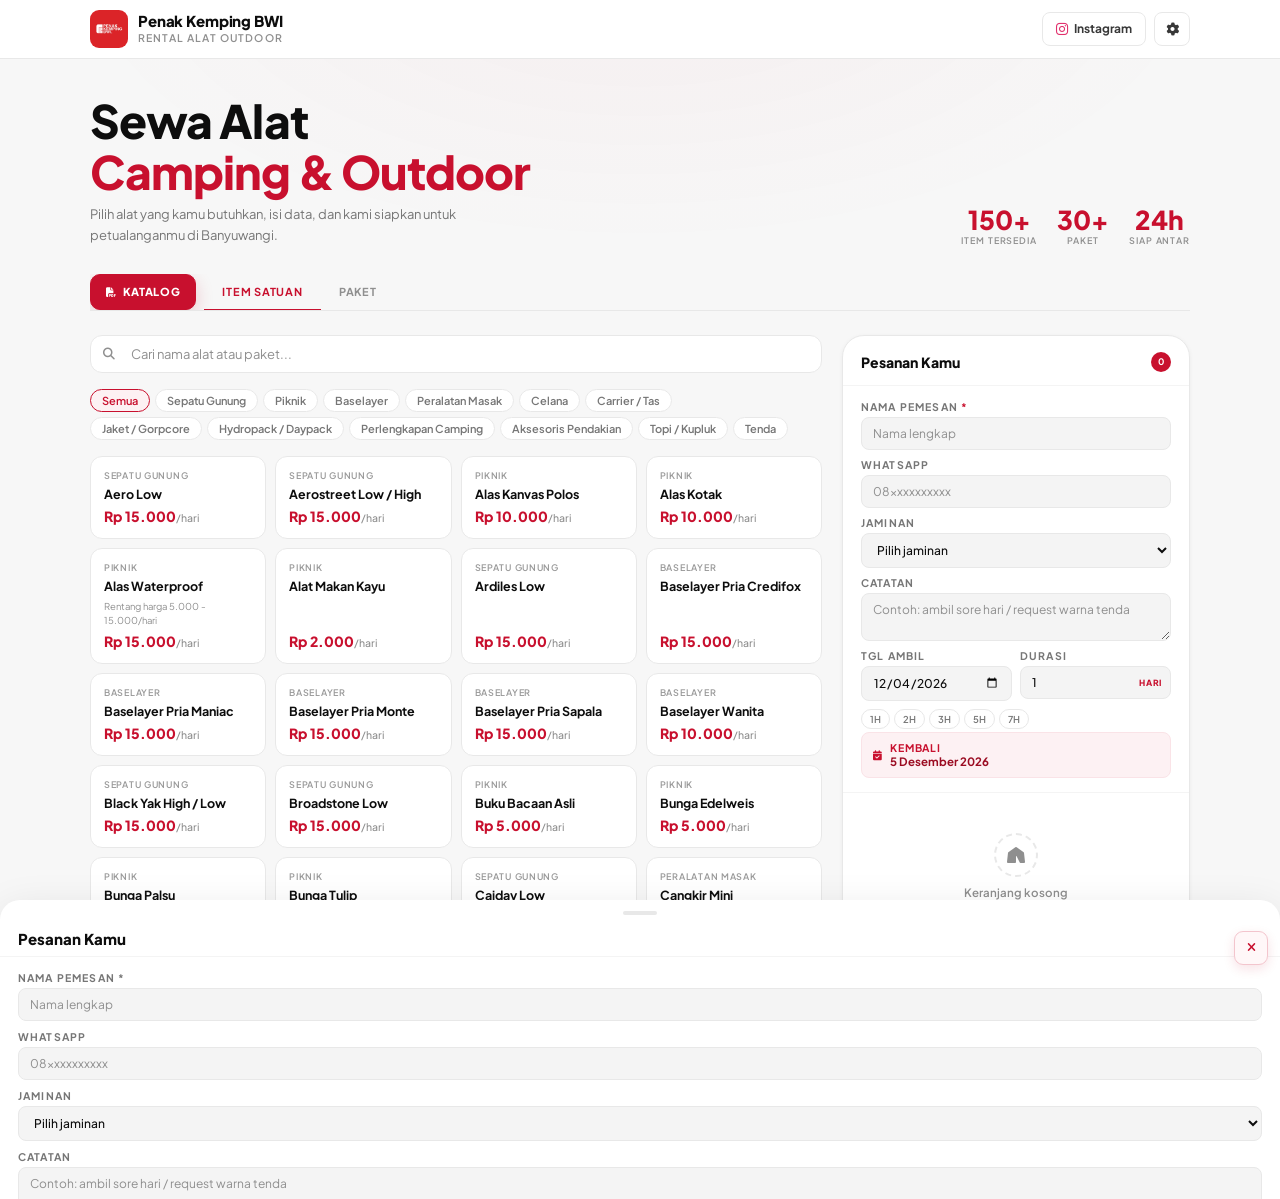
<file: index.html>
<!DOCTYPE html>
<html lang="id">
<head>
<meta charset="UTF-8">
<meta name="viewport" content="width=device-width, initial-scale=1.0, maximum-scale=1.0, user-scalable=no">
<title>PenakKemping - Penak Kemping BWI</title><meta name="theme-color" content="#C8102E">
<script>
  // Early bridge to avoid stale inline handler errors during initial parse/load.
  window.__pkbAdminLoginBridge = window.__pkbAdminLoginBridge || function () {
    if (typeof window.submitAdminLogin === 'function') return window.submitAdminLogin();
  };
  window.loginAdminIn_ = window.loginAdminIn_ || window.__pkbAdminLoginBridge;
  window.loginAdminIn = window.loginAdminIn || window.__pkbAdminLoginBridge;
  window.loginAdmin = window.loginAdmin || window.__pkbAdminLoginBridge;
  window.loginAdminin_ = window.loginAdminin_ || window.__pkbAdminLoginBridge;
  window.loginAdminin = window.loginAdminin || window.__pkbAdminLoginBridge;
  window.addEventListener('error', function (ev) {
    var msg = String((ev && ev.message) || '');
    if (msg.indexOf('loginAdminin_ is not defined') >= 0 || msg.indexOf('loginAdminIn_ is not defined') >= 0) {
      if (ev && typeof ev.preventDefault === 'function') ev.preventDefault();
      return window.__pkbAdminLoginBridge();
    }
  });
</script>
<meta name="apple-mobile-web-app-capable" content="yes">
<meta name="apple-mobile-web-app-status-bar-style" content="default">
<meta name="apple-mobile-web-app-title" content="PenakKemping">
<link rel="manifest" href="manifest.json">
<link rel="apple-touch-icon" href="icons/apple-touch-icon.png">
<link rel="icon" type="image/png" href="favicon.png">
<link rel="preconnect" href="https://fonts.googleapis.com">
<link rel="preconnect" href="https://fonts.gstatic.com" crossorigin>
<link href="https://fonts.googleapis.com/css2?family=Plus+Jakarta+Sans:wght@300;400;500;600;700;800&display=swap" rel="stylesheet">
<link rel="stylesheet" href="https://cdnjs.cloudflare.com/ajax/libs/font-awesome/6.5.0/css/all.min.css">
<link rel="stylesheet" href="style.css">
</head>
<body>

<header>
  <div class="hdr">
    <a class="logo" href="#">
      <img class="logo-img" src="[data-uri]" alt="Penak Kemping BWI">
      <div class="logo-txt">
        <div class="logo-main">Penak Kemping BWI</div>
        <div class="logo-sub">Rental Alat Outdoor</div>
      </div>
    </a>
    <div class="hdr-actions">
      <a class="hdr-wa" href="https://www.instagram.com/penakkemping/" target="_blank" rel="noopener noreferrer">
        <i class="fab fa-instagram"></i>
        <span>Instagram</span>
      </a>
      <button class="hdr-admin" id="adminAuthBtn" onclick="handleAdminAuth()"><i class="fas fa-user-shield"></i><span>Login</span></button>
    </div>
  </div>
</header>

<div class="hero">
  <div class="hero-text">
    <h1>Sewa Alat<br><span>Camping & Outdoor</span></h1>
    <p>Pilih alat yang kamu butuhkan, isi data, dan kami siapkan untuk petualanganmu di Banyuwangi.</p>
  </div>
  <div class="hero-stats">
    <div class="stat"><div class="stat-n">150+</div><div class="stat-l">Item Tersedia</div></div>
    <div class="stat"><div class="stat-n">30+</div><div class="stat-l">Paket</div></div>
    <div class="stat"><div class="stat-n">24h</div><div class="stat-l">Siap Antar</div></div>
  </div>
</div>

<div class="wrap">
  <div class="tab-nav">
    <button type="button" class="tab-btn tab-btn-katalog active" id="btnMainKatalog" onclick="window.open('KATALOG.pdf','_blank','noopener')"><i class="fas fa-file-pdf" style="font-size:10px;margin-right:6px"></i>Katalog</button>
    <button class="tab-btn active" data-tab="catalog" onclick="switchTab('catalog',this)">Item Satuan</button>
    <button class="tab-btn" data-tab="package" onclick="switchTab('package',this)">Paket</button>
  </div>

  <!-- Catalog / Package / Piknik view -->
  <div id="orderView">
    <div class="cat-layout">
      <div>
        <div class="search-bar">
          <i class="fas fa-search"></i>
          <input type="text" id="searchInput" placeholder="Cari nama alat atau paket..." oninput="filterItems()">
          <button class="search-clear" id="clearSearch" onclick="clearSearch()"><i class="fas fa-times"></i></button>
        </div>
        <div class="cat-filter" id="catFilter"></div>
        <div class="item-grid" id="itemGrid"></div>
        <div class="catalog-expand-wrap" id="catalogExpandWrap"></div>
      </div>

      <!-- Desktop Order Panel -->
      <div class="order-panel" id="desktopPanel">
        <div class="panel-hdr">
          <div class="panel-title">Pesanan Kamu</div>
          <span class="cart-badge" id="cartBadgeD">0</span>
        </div>
        <div class="customer-form">
          <div id="orderNumD" style="display:none"></div>
          <div class="cf-row">
            <div class="cf-field cf-full">
              <div class="cf-label">Nama Pemesan <span style="color:var(--red)">*</span></div>
              <input type="text" class="cf-input" id="namaPemesan" placeholder="Nama lengkap">
            </div>
            <div class="cf-field cf-full">
              <div class="cf-label">WhatsApp</div>
              <input type="text" class="cf-input" id="waPemesan" placeholder="08xxxxxxxxxx">
            </div>
            <div class="cf-field cf-full">
              <div class="cf-label">Jaminan</div>
              <select class="cf-input" id="jaminanPemesan">
                <option value="">Pilih jaminan</option>
                <option value="KTP">KTP</option>
                <option value="SIM">SIM</option>
                <option value="Kartu Pelajar">Kartu Pelajar</option>
                <option value="STNK">STNK</option>
                <option value="Lainnya">Lainnya</option>
              </select>
            </div>
            <div class="cf-field cf-full">
              <div class="cf-label">Catatan</div>
              <textarea class="cf-input" id="catatanPemesan" rows="2" placeholder="Contoh: ambil sore hari / request warna tenda"></textarea>
            </div>
          </div>
          <div class="date-row">
            <div class="cf-field">
              <div class="cf-label">Tgl Ambil</div>
              <input type="date" class="cf-input" id="tglPesan" onchange="hitungTotal();hitungKembali()">
            </div>
            <div class="cf-field">
              <div class="cf-label">Durasi</div>
              <div style="position:relative">
                <input type="number" class="cf-input" id="durasiSewa" value="1" min="1" max="365" oninput="hitungTotal();hitungKembali()" style="padding-right:36px">
                <span style="position:absolute;right:9px;top:50%;transform:translateY(-50%);font-size:8.5px;font-weight:800;letter-spacing:0.08em;color:var(--red);pointer-events:none">HARI</span>
              </div>
            </div>
          </div>
          <div class="dur-chips">
            <div class="dc" onclick="setDur(1)">1H</div>
            <div class="dc" onclick="setDur(2)">2H</div>
            <div class="dc" onclick="setDur(3)">3H</div>
            <div class="dc" onclick="setDur(5)">5H</div>
            <div class="dc" onclick="setDur(7)">7H</div>
          </div>
          <div class="ret-mini" id="retMini">
            <i class="fas fa-calendar-check"></i>
            <div class="ret-mini-txt">
              <div class="ret-mini-lbl">Kembali</div>
              <div class="ret-mini-date" id="tglKembaliD">-</div>
            </div>
          </div>
        </div>
        <div class="cart-list" id="cartListD">
          <div class="cart-empty" id="cartEmptyD">
            <div class="cart-empty-icon"><i class="fas fa-tent"></i></div>
            <p>Keranjang kosong</p>
            <small>Klik item untuk menambah</small>
          </div>
        </div>
        <div class="panel-footer" id="panelFooterD">
          <div class="sum-line"><span class="sum-line-k">Subtotal/hari</span><span class="sum-line-v" id="subtotalD">Rp 0</span></div>
          <div class="sum-total-line">
            <span class="sum-total-k">Total <span class="sum-total-mini">(x<span id="durInfoD">1</span> hari)</span></span>
            <span class="sum-total-v" id="grandTotalD">Rp 0</span>
          </div>
          <button class="btn-db-act" id="btnDbEntryD" onclick="masukDatabaseOrder()"><i class="fas fa-database"></i> Masuk Database</button>
          <button class="btn-order" id="btnOrderD" onclick="tampilRingkasan()">
            <i class="fas fa-shopping-bag"></i> Buat Pesanan
          </button>
        </div>
      </div>
    </div>
  </div>

  <!-- Katalog / Daftar Harga view -->
  <div id="katalogPage">
    <div class="katalog-wrap" id="katalogContent"></div>
  </div>

  <div class="admin-panel" id="adminPanel">
    <div class="admin-panel-head">
      <div>
        <div class="admin-title">Database Order (Admin)</div>
        <div class="admin-sub" id="adminMeta">Login admin untuk melihat data order.</div>
      </div>
      <div class="admin-head-actions">
        <button class="admin-btn" onclick="loadOrdersFromSheet()">Refresh</button>
        <button class="admin-btn" onclick="toggleAdminForm()">Input Manual</button>
        <button class="admin-btn pri" onclick="toggleStockPanel()">Stok Item</button>
      </div>
    </div>
    <div class="admin-filter-row">
      <div class="admin-filter-item">
        <div class="cf-label">Mode Filter</div>
        <select class="cf-input" id="adminFilterMode" onchange="setAdminFilterMode(this.value)">
          <option value="date">Per Tanggal</option>
          <option value="month">Per Bulan</option>
          <option value="all">Lihat Semua Order</option>
        </select>
      </div>
      <div class="admin-filter-item">
        <div class="cf-label" id="adminFilterTimeLabel">Filter Tanggal</div>
        <input type="date" class="cf-input" id="adminFilterDate" onchange="setAdminFilterDateInput(this.value)">
        <input type="month" class="cf-input" id="adminFilterMonth" onchange="setAdminFilterMonthInput(this.value)" style="display:none">
      </div>
      <div class="admin-filter-item">
        <div class="cf-label">Pencarian</div>
        <div class="admin-search-box">
          <i class="fas fa-search"></i>
          <input type="text" class="cf-input" id="adminOrderSearch" placeholder="Cari kode, nama, atau WhatsApp..." oninput="onAdminSearchInput(this.value)">
        </div>
      </div>
      <div class="admin-filter-btns">
        <button class="admin-btn" onclick="resetAdminFilters()">Reset Filter</button>
      </div>
    </div>
    <div class="admin-recap">
      <div class="admin-recap-card">
        <div class="admin-recap-label" id="recapOrderLabel">Order Hari Ini</div>
        <div class="admin-recap-value" id="recapOrderToday">0</div>
      </div>
      <div class="admin-recap-card">
        <div class="admin-recap-label" id="recapOmzetLabel">Omzet Hari Ini</div>
        <div class="admin-recap-value" id="recapOmzetToday">Rp 0</div>
      </div>
      <div class="admin-recap-card">
        <div class="admin-recap-label">Order Aktif</div>
        <div class="admin-recap-value" id="recapOrderActive">0</div>
      </div>
      <div class="admin-recap-card">
        <div class="admin-recap-label">Order Selesai</div>
        <div class="admin-recap-value" id="recapOrderDone">0</div>
      </div>
    </div>

    <div class="admin-form-wrap" id="adminFormWrap">
      <div class="admin-form-grid">
        <div class="cf-field">
          <div class="cf-label">Status</div>
          <select class="cf-input" id="admStatus">
            <option value="Baru">Baru</option>
            <option value="Diproses">Diproses</option>
            <option value="Diambil">Diambil</option>
            <option value="Selesai">Selesai</option>
            <option value="Cancel">Cancel</option>
          </select>
        </div>
        <div class="cf-field">
          <div class="cf-label">Nama</div>
          <input type="text" class="cf-input" id="admNama" placeholder="Nama pemesan">
        </div>
        <div class="cf-field">
          <div class="cf-label">WhatsApp</div>
          <input type="text" class="cf-input" id="admWA" placeholder="08xxxxxxxxxx">
        </div>
        <div class="cf-field">
          <div class="cf-label">Jaminan</div>
          <select class="cf-input" id="admJaminan">
            <option value="">Pilih jaminan</option>
            <option value="KTP">KTP</option>
            <option value="SIM">SIM</option>
            <option value="Kartu Pelajar">Kartu Pelajar</option>
            <option value="STNK">STNK</option>
            <option value="Lainnya">Lainnya</option>
          </select>
        </div>
        <div class="cf-field">
          <div class="cf-label">Tanggal Ambil</div>
          <input type="date" class="cf-input" id="admTglAmbil" onchange="hitungAdminKembali()">
        </div>
        <div class="cf-field">
          <div class="cf-label">Durasi (Hari)</div>
          <input type="number" class="cf-input" id="admDurasi" min="1" value="1" oninput="hitungAdminKembali()">
        </div>
        <div class="cf-field">
          <div class="cf-label">Tanggal Kembali</div>
          <input type="date" class="cf-input" id="admTglKembali">
        </div>
        <div class="cf-field">
          <div class="cf-label">Total (angka)</div>
          <input type="number" class="cf-input" id="admTotal" min="0" value="0">
        </div>
        <div class="cf-field cf-full">
          <div class="cf-label">Daftar Item</div>
          <textarea class="cf-input" id="admDaftarItem" rows="3" placeholder="Contoh: Tenda x1, Sleeping Bag x2"></textarea>
        </div>
        <div class="cf-field cf-full">
          <div class="cf-label">Catatan</div>
          <textarea class="cf-input" id="admCatatan" rows="2" placeholder="Catatan tambahan customer"></textarea>
        </div>
      </div>
      <div style="display:flex;gap:8px;justify-content:flex-end;margin-top:10px">
        <button class="admin-btn" onclick="resetAdminForm()">Reset</button>
        <button class="admin-btn pri" onclick="addManualOrder()">Simpan Order</button>
      </div>
    </div>

    <div class="admin-stock-wrap" id="adminStockWrap">
      <div class="admin-stock-head">Stok Manual Item</div>
      <div class="admin-stock-tools">
        <div class="admin-stock-search">
          <i class="fas fa-search"></i>
          <input type="text" id="adminStockSearch" class="cf-input" placeholder="Cari nama item..." oninput="filterStockRows(this.value)">
        </div>
        <button class="admin-btn pri" id="btnSaveStockChanges" onclick="saveStockChanges()" disabled>Simpan Perubahan</button>
      </div>
      <div class="admin-stock-table-wrap">
        <table class="admin-stock-table">
          <thead>
            <tr>
              <th>Item</th>
              <th>Kategori</th>
              <th>Status</th>
            </tr>
          </thead>
          <tbody id="adminStockBody">
            <tr><td colspan="3" class="admin-empty">Memuat data stok...</td></tr>
          </tbody>
        </table>
      </div>
    </div>

    <div class="admin-table-wrap">
      <table class="admin-table">
        <thead>
          <tr>
            <th>Kode Pesanan</th>
            <th>Nama</th>
            <th>WhatsApp</th>
            <th>Tgl Ambil</th>
            <th>Durasi</th>
            <th>Item</th>
            <th>Total</th>
            <th>Status</th>
            <th>Aksi</th>
          </tr>
        </thead>
        <tbody id="adminOrdersBody">
          <tr><td colspan="9" class="admin-empty">Belum ada data.</td></tr>
        </tbody>
      </table>
    </div>
    <div class="admin-mobile-list" id="adminOrdersMobile"></div>
  </div>
</div>

<!-- MOBILE BOTTOM BAR -->
<div class="mob-bar" id="mobBar">
  <div class="mob-total">
    <div class="mob-total-lbl">Total - <span id="cartBadgeMob">0</span> item</div>
    <div class="mob-total-amt" id="grandTotalMob">Rp 0</div>
  </div>
  <div class="mob-actions">
    <button class="btn-mob btn-mob-db" id="btnDbEntryMobBar" onclick="masukDatabaseOrder()">
      <i class="fas fa-database"></i> Masuk Database
    </button>
    <button class="btn-mob" id="btnMobOrderMain" onclick="handleMobileBottomAction()">
      <i class="fas fa-shopping-bag"></i> Lihat Keranjang
    </button>
  </div>
</div>

<!-- MOBILE CART SHEET -->
<div class="cart-sheet-ov" id="sheetOv" onclick="closeCartSheet()"></div>
<div class="cart-sheet" id="cartSheet">
  <div class="cs-handle"></div>
  <div class="cs-hdr">
    <div class="cs-title">Pesanan Kamu</div>
    <button class="cs-close" onclick="closeCartSheet()" aria-label="Tutup Pesanan"><i class="fas fa-times"></i></button>
  </div>
  <div class="cs-scroll">
  <div class="cs-form">
      <div id="orderNumM" style="display:none"></div>
      <div style="display:flex;flex-direction:column;gap:9px">
        <div class="cf-field">
          <div class="cf-label">Nama Pemesan *</div>
          <input type="text" class="cf-input" id="namaPesananM" placeholder="Nama lengkap">
        </div>
        <div class="cf-field">
          <div class="cf-label">WhatsApp</div>
          <input type="text" class="cf-input" id="waPesananM" placeholder="08xxxxxxxxxx">
        </div>
        <div class="cf-field">
          <div class="cf-label">Jaminan</div>
          <select class="cf-input" id="jaminanPesananM">
            <option value="">Pilih jaminan</option>
            <option value="KTP">KTP</option>
            <option value="SIM">SIM</option>
            <option value="Kartu Pelajar">Kartu Pelajar</option>
            <option value="STNK">STNK</option>
            <option value="Lainnya">Lainnya</option>
          </select>
        </div>
        <div class="cf-field">
          <div class="cf-label">Catatan</div>
          <textarea class="cf-input" id="catatanPesananM" rows="2" placeholder="Contoh: ambil sore hari / request warna tenda"></textarea>
        </div>
        <div style="display:grid;grid-template-columns:1fr 1fr;gap:8px">
        <div class="cf-field">
          <div class="cf-label">Tgl Ambil</div>
          <input type="date" class="cf-input" id="tglPesanM" onchange="syncFromMobile()">
        </div>
        <div class="cf-field">
          <div class="cf-label">Durasi (Hari)</div>
          <div class="durasi-mobile-wrap">
            <button type="button" class="durasi-step" onclick="changeMobileDuration(-1)" aria-label="Kurangi durasi">
              <i class="fas fa-minus"></i>
            </button>
            <input type="text" inputmode="numeric" pattern="[0-9]*" class="cf-input durasi-mobile-input" id="durasiM" value="1" oninput="syncFromMobile(true)" onblur="normalizeMobileDuration()">
            <button type="button" class="durasi-step" onclick="changeMobileDuration(1)" aria-label="Tambah durasi">
              <i class="fas fa-plus"></i>
            </button>
          </div>
        </div>
      </div>
      <div class="ret-mini">
        <i class="fas fa-calendar-check"></i>
        <div class="ret-mini-txt">
          <div class="ret-mini-lbl">Kembali</div>
          <div class="ret-mini-date" id="tglKembaliM">-</div>
        </div>
      </div>
    </div>
  </div>
  <div class="cs-body"><div id="cartListM"></div></div>
  </div>
  <div class="cs-footer">
    <div class="sum-line"><span class="sum-line-k">Subtotal/hari</span><span class="sum-line-v" id="subtotalM">Rp 0</span></div>
    <div class="sum-total-line">
      <span class="sum-total-k">Total <span class="sum-total-mini">(x<span id="durInfoMTotal">1</span> hari)</span></span>
      <span class="sum-total-v" id="grandTotalMSheet">Rp 0</span>
    </div>
    <div class="cs-action-row">
      <button class="btn-order btn-order-db" id="btnDbEntryM" onclick="masukDatabaseOrder()">
        <i class="fas fa-database"></i> Masuk Database
      </button>
      <button class="btn-order" id="btnOrderM" onclick="tampilRingkasan()">
        <i class="fas fa-receipt"></i> Buat Pesanan
      </button>
    </div>
  </div>
</div>

<!-- MODAL RINGKASAN -->
<div class="modal-ov" id="modalRingkasan">
  <div class="modal">
    <div class="rcpt-hdr">
      <div class="rcpt-brand">
        <img class="rcpt-logo-img" src="[data-uri]" alt="Logo">
        <div>
          <div class="rcpt-bn">Penak Kemping BWI</div>
          <div class="rcpt-bs">Rental Alat Outdoor - Banyuwangi</div>
        </div>
      </div>
      <div class="rcpt-meta">
        <div>
          <div class="rcpt-lbl">Ringkasan Pesanan</div>
          <div class="rcpt-ttl">Invoice</div>
        </div>
        <div class="rcpt-dt" id="rcptDate">-</div>
      </div>
    </div>
    <div class="rcpt-body">
      <div class="rcpt-info-grid">
        <div class="rcpt-info-section">
          <div class="ris-label">Pemesan</div>
          <div class="ris-name" id="rcptNama">-</div>
          <div class="ris-row"><i class="fab fa-whatsapp"></i><span id="rcptWA">-</span></div>
          <div class="ris-row"><i class="fas fa-id-card"></i><span>Jaminan: <strong id="rcptJaminan">-</strong></span></div>
          <div class="ris-row"><i class="fas fa-note-sticky"></i><span>Catatan: <strong id="rcptCatatan">-</strong></span></div>
          <div class="ris-row"><i class="fas fa-location-dot"></i><span>Banyuwangi, Jawa Timur</span></div>
        </div>
        <div class="rcpt-info-section ris-period">
          <div class="ris-label">Periode Sewa</div>
          <div class="ris-row"><i class="fas fa-calendar"></i><span>Ambil: <strong id="rcptAmbil">-</strong></span></div>
          <div class="ris-row"><i class="fas fa-calendar-check"></i><span>Kembali: <strong id="rcptKembali">-</strong></span></div>
          <div class="ris-dur-pill"><i class="fas fa-clock"></i><span id="rcptDurasi">-</span> Hari</div>
        </div>
      </div>
      <table class="rcpt-tbl">
        <thead>
          <tr>
            <th>Nama Pesanan</th>
            <th>Harga/hari</th>
            <th>Jml</th>
            <th>Total</th>
          </tr>
        </thead>
        <tbody id="rcptTbody"></tbody>
      </table>
      <div class="rcpt-totals">
        <div class="rt-row"><span class="rt-k">Subtotal/hari</span><span class="rt-v" id="rcptSubtotal">-</span></div>
        <div class="rt-row total"><span class="rt-k">Total Semua <span class="rt-k-mini">(x<span id="rcptDurRow">1</span> hari)</span></span><span class="rt-v" id="rcptGrandTotal">-</span></div>
      </div>
    </div>
    <div class="rcpt-footer">
      <p>"Terima kasih - semoga petualanganmu menyenangkan!"</p>
      <p style="margin-top:3px;font-size:9.5px">Perum GGM EF 19, Banyuwangi - WA 081333758178</p>
    </div>
    <div class="modal-actions">
      <button class="btn-act btn-close" onclick="tutupModal()"><i class="fas fa-times"></i> Tutup</button>
      <button class="btn-act btn-print-act" id="btnPrintAct" onclick="window.print()"><i class="fas fa-print"></i> Cetak</button>
      <button class="btn-act btn-wa-act" onclick="kirimWA()"><i class="fab fa-whatsapp"></i> Kirim WA</button>
    </div>
  </div>
</div>

<div class="modal-ov" id="modalAdminLogin">
  <div class="modal admin-modal" style="max-width:420px">
    <div class="admin-modal-body">
      <div class="admin-login-title">Login Admin</div>
      <div class="cf-field" style="margin-bottom:10px">
        <div class="cf-label">Username</div>
        <input type="text" class="cf-input" id="adminUsername" placeholder="Masukkan username">
      </div>
      <div class="cf-field">
        <div class="cf-label">Password</div>
        <input type="password" class="cf-input" id="adminPassword" placeholder="Masukkan password" onkeydown="if(event.key==='Enter')__pkbAdminLoginBridge()">
      </div>
    </div>
    <div class="modal-actions">
      <button class="btn-act btn-close" onclick="closeAdminLoginModal()"><i class="fas fa-times"></i> Tutup</button>
      <button class="btn-act btn-print-act" onclick="__pkbAdminLoginBridge()"><i class="fas fa-right-to-bracket"></i> Login</button>
    </div>
  </div>
</div>
<div class="toast" id="toast"><i class="fas fa-circle-check"></i><span id="toastMsg">-</span></div>

<script>
  // Fallback handler for cached onclick references from older HTML/JS versions.
  window.__pkbAdminLoginBridge = window.__pkbAdminLoginBridge || function () {
    if (typeof window.submitAdminLogin === 'function') return window.submitAdminLogin();
    if (typeof window.toast === 'function') window.toast('Script admin belum termuat. Refresh dulu (Ctrl+F5).');
  };
  window.loginAdminIn_ = window.loginAdminIn_ || window.__pkbAdminLoginBridge;
  window.loginAdminIn = window.loginAdminIn || window.__pkbAdminLoginBridge;
  window.loginAdmin = window.loginAdmin || window.__pkbAdminLoginBridge;
  window.loginAdminin_ = window.loginAdminin_ || window.__pkbAdminLoginBridge;
  window.loginAdminin = window.loginAdminin || window.__pkbAdminLoginBridge;
  // Force-bind login actions to prevent stale inline handler names from cache.
  (function () {
    var loginBtn = document.querySelector('#modalAdminLogin .btn-print-act');
    if (loginBtn) {
      loginBtn.onclick = function (ev) {
        if (ev && typeof ev.preventDefault === 'function') ev.preventDefault();
        return window.__pkbAdminLoginBridge();
      };
    }
    var passInput = document.getElementById('adminPassword');
    if (passInput) {
      passInput.onkeydown = function (ev) {
        if (ev && ev.key === 'Enter') {
          if (typeof ev.preventDefault === 'function') ev.preventDefault();
          return window.__pkbAdminLoginBridge();
        }
      };
    }
  })();
</script>
<script src="script.js"></script>
<script src="admin.js"></script>
</body>
</html>
</file>
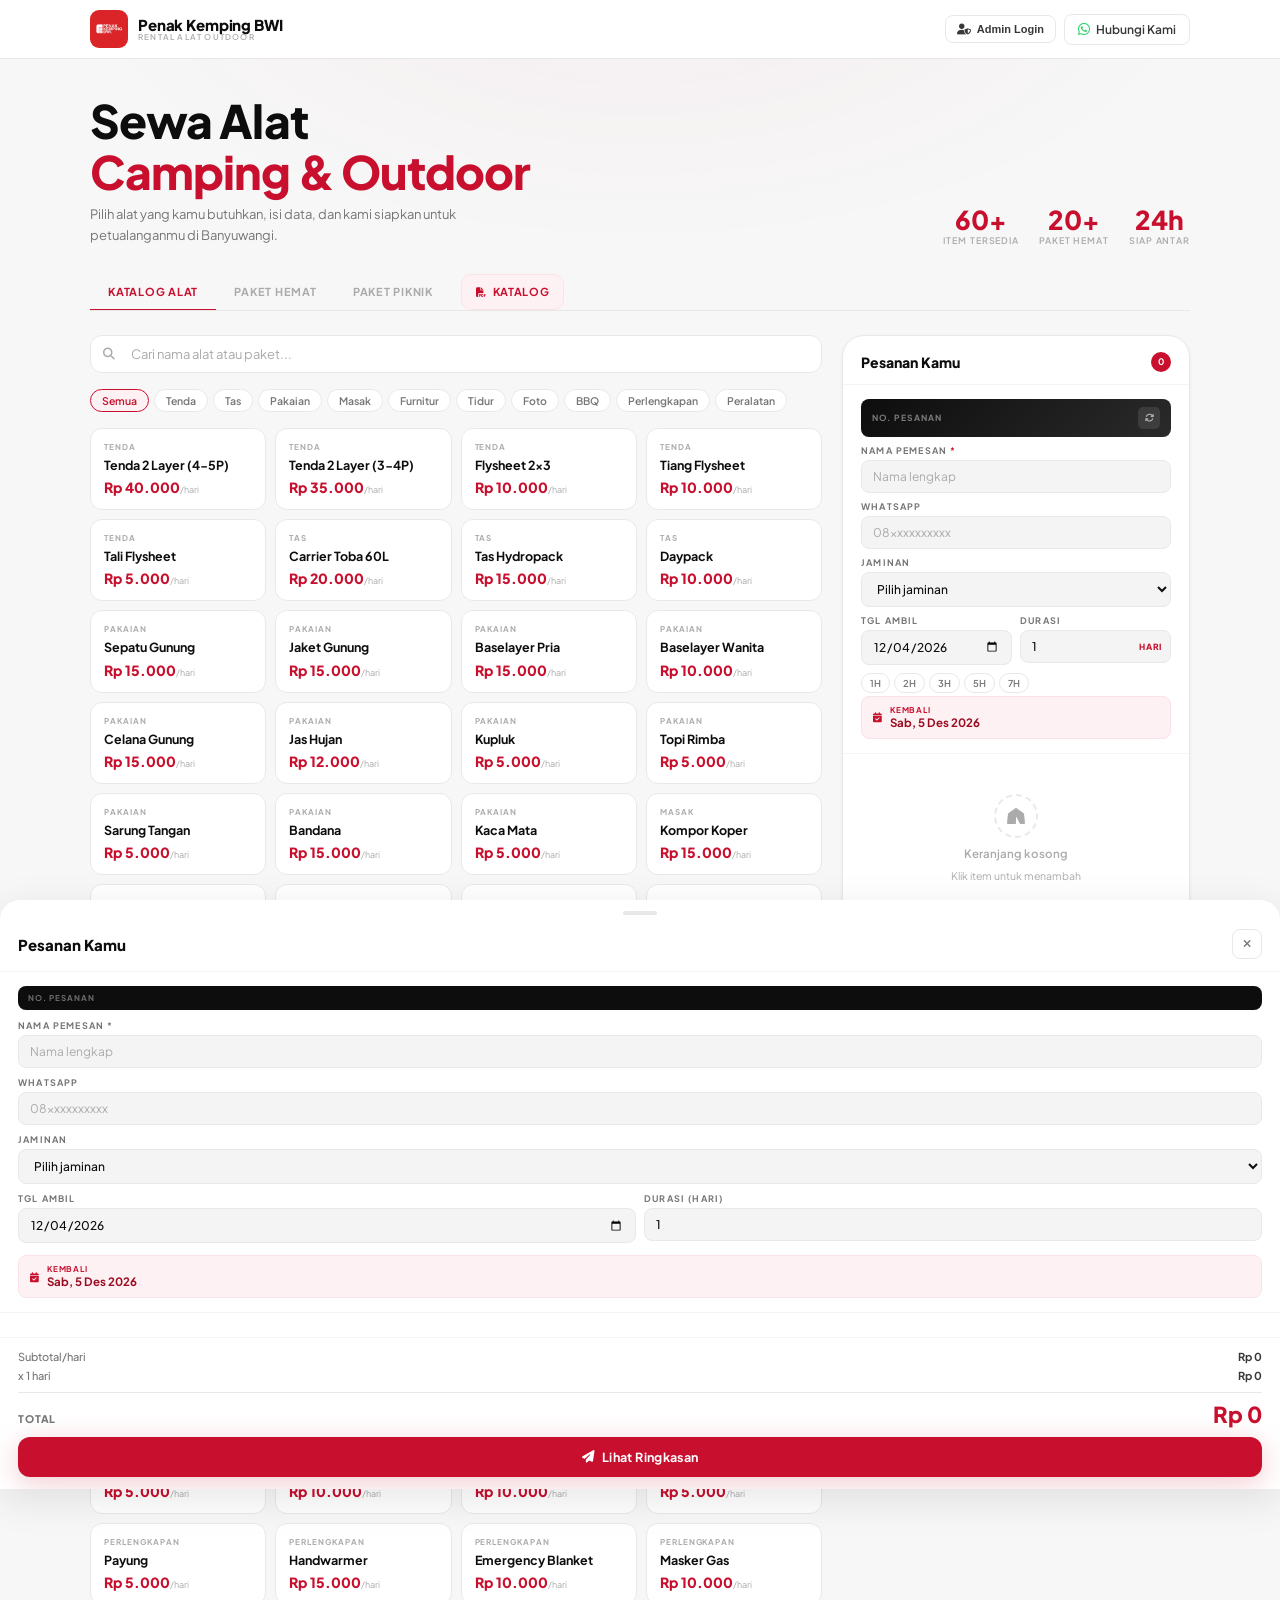
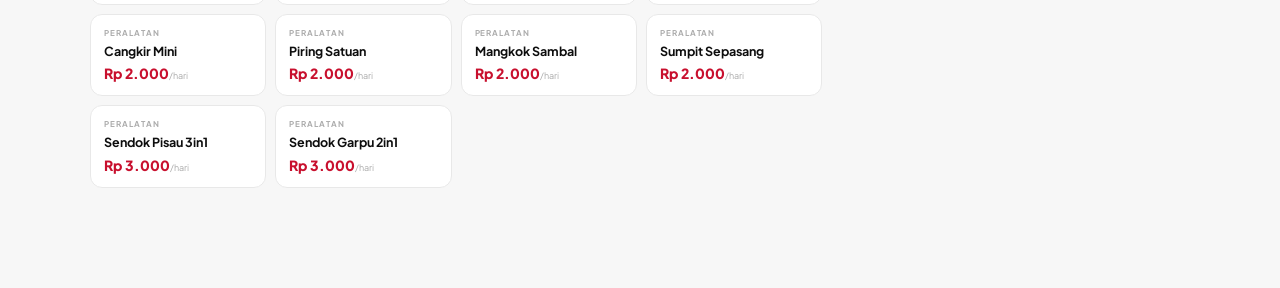
<file: penak-kemping-order (2).html>
<!DOCTYPE html>
<html lang="id">
<head>
<meta charset="UTF-8">
<meta name="viewport" content="width=device-width, initial-scale=1.0, maximum-scale=1.0, user-scalable=no">
<title>Penak Kemping BWI - Pesan Alat</title>
<link rel="icon" type="image/jpeg" href="[data-uri]">
<link rel="preconnect" href="https://fonts.googleapis.com">
<link rel="preconnect" href="https://fonts.gstatic.com" crossorigin>
<link href="https://fonts.googleapis.com/css2?family=Plus+Jakarta+Sans:wght@300;400;500;600;700;800&display=swap" rel="stylesheet">
<link rel="stylesheet" href="https://cdnjs.cloudflare.com/ajax/libs/font-awesome/6.5.0/css/all.min.css">
<style>
:root {
  --red: #C8102E;
  --red-d: #9B0C22;
  --red-l: #E8294A;
  --red-mist: #FDF1F3;
  --red-pale: #FAE3E7;
  --ink: #0D0D0D;
  --ink-2: #383838;
  --ink-3: #767676;
  --ink-4: #ABABAB;
  --line: #E8E8E8;
  --line-l: #F4F4F4;
  --white: #FFFFFF;
  --bg: #F7F7F7;
  --r: 12px;
  --r-sm: 8px;
  --r-lg: 18px;
  --r-xl: 22px;
  --sh-sm: 0 1px 4px rgba(0,0,0,0.05);
  --sh-md: 0 4px 18px rgba(0,0,0,0.07);
  --sh-lg: 0 10px 40px rgba(0,0,0,0.10);
  --sh-red: 0 6px 28px rgba(200,16,46,0.22);
  --fb: 'Plus Jakarta Sans', sans-serif;
  --ease: cubic-bezier(0.4,0,0.2,1);
  --t: 0.2s var(--ease);
}

*,*::before,*::after{box-sizing:border-box;margin:0;padding:0}
html{scroll-behavior:smooth;font-size:16px}
body{font-family:var(--fb);background:var(--bg);color:var(--ink);min-height:100vh;-webkit-font-smoothing:antialiased;overflow-x:hidden}
::-webkit-scrollbar{width:4px}
::-webkit-scrollbar-track{background:transparent}
::-webkit-scrollbar-thumb{background:var(--line);border-radius:99px}
input[type=number]::-webkit-inner-spin-button,
input[type=number]::-webkit-outer-spin-button{-webkit-appearance:none}
input[type=number]{-moz-appearance:textfield}
input,textarea,select{font-family:var(--fb)}

/* BG */
body::before{
  content:'';position:fixed;inset:0;
  background:radial-gradient(ellipse 70% 50% at 50% -5%,rgba(200,16,46,0.04) 0%,transparent 65%);
  pointer-events:none;z-index:0;
}

/* HEADER */
header{position:sticky;top:0;z-index:100;background:rgba(255,255,255,0.95);backdrop-filter:blur(20px);-webkit-backdrop-filter:blur(20px);border-bottom:1px solid var(--line)}
.hdr{max-width:1140px;margin:0 auto;padding:0 20px;height:58px;display:flex;align-items:center;justify-content:space-between}
.logo{display:flex;align-items:center;gap:10px;text-decoration:none}
.logo-img{width:38px;height:38px;border-radius:9px;object-fit:cover;flex-shrink:0}
.logo-txt{display:flex;flex-direction:column;gap:1px}
.logo-main{font-size:15px;font-weight:800;color:var(--ink);letter-spacing:-0.01em;line-height:1}
.logo-sub{font-size:8px;font-weight:600;letter-spacing:0.15em;text-transform:uppercase;color:var(--ink-4);line-height:1}
.hdr-actions{display:flex;align-items:center;gap:8px}
.hdr-admin{display:flex;align-items:center;gap:6px;padding:7px 11px;background:var(--white);border:1px solid var(--line);border-radius:var(--r-sm);font-size:11px;font-weight:700;color:var(--ink-2);cursor:pointer;transition:var(--t)}
.hdr-admin:hover{background:var(--line-l)}
.hdr-wa{display:flex;align-items:center;gap:6px;padding:7px 13px;background:var(--white);border:1px solid var(--line);border-radius:var(--r-sm);font-size:12px;font-weight:600;color:var(--ink-2);text-decoration:none;transition:var(--t)}
.hdr-wa:hover{background:var(--line-l)}
.hdr-wa i{color:#25D366;font-size:14px}

/* HERO */
.hero{position:relative;z-index:1;max-width:1140px;margin:0 auto;padding:36px 20px 28px;display:flex;align-items:flex-end;justify-content:space-between;gap:16px;flex-wrap:wrap}
.hero-text h1{font-size:clamp(26px,4.5vw,46px);font-weight:800;line-height:1.1;color:var(--ink);letter-spacing:-0.02em}
.hero-text h1 span{color:var(--red)}
.hero-text p{font-size:13px;color:var(--ink-3);margin-top:8px;max-width:440px;line-height:1.6}
.hero-stats{display:flex;gap:20px;flex-shrink:0}
.stat{text-align:center}
.stat-n{font-size:26px;font-weight:800;color:var(--red);line-height:1}
.stat-l{font-size:9px;font-weight:600;letter-spacing:0.1em;text-transform:uppercase;color:var(--ink-4);margin-top:2px}

/* MAIN */
.wrap{position:relative;z-index:1;max-width:1140px;margin:0 auto;padding:0 20px 100px}

/* TAB */
.tab-nav{display:flex;gap:0;border-bottom:1px solid var(--line);margin-bottom:24px;overflow-x:auto;scrollbar-width:none}
.tab-nav::-webkit-scrollbar{display:none}
.tab-btn{padding:11px 18px;font-family:var(--fb);font-size:11px;font-weight:700;letter-spacing:0.07em;text-transform:uppercase;color:var(--ink-4);background:none;border:none;border-bottom:2px solid transparent;cursor:pointer;transition:var(--t);white-space:nowrap;margin-bottom:-1px;text-decoration:none;display:inline-flex;align-items:center}
.tab-btn:focus-visible{outline:none;box-shadow:inset 0 -2px 0 var(--red)}
.tab-btn.active{color:var(--red);border-bottom-color:var(--red)}
.tab-btn:hover:not(.active){color:var(--ink-2)}
.tab-btn-katalog{margin-left:10px;margin-bottom:0!important;padding:8px 14px!important;border:1px solid var(--red-pale)!important;border-bottom:1px solid var(--red-pale)!important;border-radius:10px!important;background:var(--red-mist)!important;color:var(--red)!important;letter-spacing:0.06em}
.tab-btn-katalog:hover{border-color:var(--red)!important;background:var(--red)!important;color:white!important;box-shadow:0 8px 20px rgba(200,16,46,0.18)}

/* LAYOUT */
.cat-layout{display:grid;grid-template-columns:1fr 348px;gap:20px;align-items:start;animation:fadeUp 0.4s ease both}

/* SEARCH */
.search-bar{position:relative;margin-bottom:16px}
.search-bar input{width:100%;padding:10px 14px 10px 40px;background:var(--white);border:1px solid var(--line);border-radius:var(--r);font-size:13px;font-weight:400;color:var(--ink);outline:none;transition:var(--t)}
.search-bar input:focus{border-color:var(--red);box-shadow:0 0 0 3px rgba(200,16,46,0.07)}
.search-bar input::placeholder{color:var(--ink-4)}
.search-bar i{position:absolute;left:13px;top:50%;transform:translateY(-50%);color:var(--ink-4);font-size:12px;pointer-events:none}
.search-clear{position:absolute;right:11px;top:50%;transform:translateY(-50%);background:none;border:none;color:var(--ink-4);cursor:pointer;font-size:11px;display:none;transition:var(--t)}
.search-clear:hover{color:var(--red)}
.search-clear.show{display:block}

/* FILTER */
.cat-filter{display:flex;flex-wrap:wrap;gap:5px;margin-bottom:16px}
.cf-btn{padding:4px 11px;border:1px solid var(--line);background:var(--white);border-radius:99px;font-size:10.5px;font-weight:600;color:var(--ink-3);cursor:pointer;transition:var(--t);white-space:nowrap}
.cf-btn:hover{border-color:var(--red);color:var(--red);background:var(--red-mist)}
.cf-btn.active{border-color:var(--red);color:var(--red);background:var(--red-mist)}

/* GRID */
.item-grid{display:grid;grid-template-columns:repeat(auto-fill,minmax(170px,1fr));gap:9px}
.item-card{background:var(--white);border:1px solid var(--line);border-radius:var(--r);padding:13px;cursor:pointer;transition:var(--t);display:flex;flex-direction:column;gap:5px;position:relative;overflow:hidden;animation:fadeUp 0.3s ease both}
.item-card:hover{border-color:var(--red-pale);box-shadow:var(--sh-md);transform:translateY(-1px)}
.item-card.in-cart{border-color:var(--red);background:var(--red-mist)}
.item-card.in-cart::after{content:"\f00c";font-family:"Font Awesome 6 Free";font-weight:900;position:absolute;top:8px;right:8px;width:17px;height:17px;background:var(--red);color:white;border-radius:50%;font-size:7px;display:flex;align-items:center;justify-content:center;text-align:center;line-height:17px}
.item-cat-badge{font-size:8px;font-weight:700;letter-spacing:0.12em;text-transform:uppercase;color:var(--ink-4)}
.item-name{font-size:12.5px;font-weight:700;color:var(--ink);line-height:1.3}
.item-price{font-size:14px;font-weight:800;color:var(--red);margin-top:auto}
.item-price-sub{font-size:9px;font-weight:400;color:var(--ink-4)}
.item-pkg-badge{font-size:8.5px;font-weight:700;letter-spacing:0.05em;color:white;background:var(--red);padding:2px 7px;border-radius:99px;display:inline-block;width:fit-content}
.no-results{grid-column:1/-1;text-align:center;padding:48px 0;color:var(--ink-4);font-size:13px}
.no-results i{font-size:26px;display:block;margin-bottom:10px;color:var(--line)}

/* ORDER PANEL */
.order-panel{background:var(--white);border:1px solid var(--line);border-radius:var(--r-xl);box-shadow:var(--sh-sm);position:sticky;top:70px;display:flex;flex-direction:column;max-height:calc(100vh - 90px);overflow:hidden;transition:box-shadow var(--t)}
.order-panel:hover{box-shadow:var(--sh-md)}
.panel-hdr{padding:16px 18px 12px;border-bottom:1px solid var(--line-l);display:flex;align-items:center;justify-content:space-between;flex-shrink:0}
.panel-title{font-size:14px;font-weight:800;color:var(--ink)}
.cart-badge{min-width:20px;height:20px;padding:0 6px;background:var(--red);color:white;border-radius:99px;font-size:9px;font-weight:700;display:flex;align-items:center;justify-content:center;transition:transform 0.2s var(--ease)}
.cart-badge.bump{animation:bump 0.25s ease}
@keyframes bump{0%,100%{transform:scale(1)}50%{transform:scale(1.3)}}

/* FORM */
.customer-form{padding:14px 18px;border-bottom:1px solid var(--line-l);flex-shrink:0}
.cf-row{display:grid;grid-template-columns:1fr 1fr;gap:8px;margin-bottom:8px}
.cf-row:last-child{margin-bottom:0}
.cf-full{grid-column:1/-1}
.cf-field{display:flex;flex-direction:column;gap:4px}
.cf-label{font-size:9px;font-weight:700;letter-spacing:0.13em;text-transform:uppercase;color:var(--ink-3)}
.cf-input{width:100%;padding:8px 11px;background:var(--line-l);border:1px solid var(--line);border-radius:var(--r-sm);font-size:12px;font-weight:500;color:var(--ink);outline:none;transition:var(--t)}
.cf-input:focus{background:var(--white);border-color:var(--red);box-shadow:0 0 0 2px rgba(200,16,46,0.07)}
.cf-input::placeholder{color:var(--ink-4);font-weight:400}
.cf-input[readonly]{background:var(--line-l);color:var(--ink-3);cursor:default}

/* ORDER NUMBER */
.order-num-bar{display:flex;align-items:center;justify-content:space-between;padding:8px 11px;background:linear-gradient(135deg,var(--ink) 0%,#2a2a2a 100%);border-radius:var(--r-sm);margin-bottom:8px}
.onb-label{font-size:8.5px;font-weight:700;letter-spacing:0.12em;text-transform:uppercase;color:rgba(255,255,255,0.45)}
.onb-code{font-size:12px;font-weight:800;color:white;letter-spacing:0.06em}
.onb-regen{width:22px;height:22px;border:none;background:rgba(255,255,255,0.1);border-radius:5px;color:rgba(255,255,255,0.6);cursor:pointer;font-size:9px;display:flex;align-items:center;justify-content:center;transition:var(--t)}
.onb-regen:hover{background:rgba(255,255,255,0.2);color:white}

/* DATE ROW */
.date-row{display:grid;grid-template-columns:1fr 1fr;gap:8px;margin-bottom:8px}
.ret-mini{display:flex;align-items:center;gap:8px;padding:8px 11px;margin-top:3px;background:var(--red-mist);border:1px solid var(--red-pale);border-radius:var(--r-sm)}
.ret-mini i{color:var(--red);font-size:10px;flex-shrink:0}
.ret-mini-txt{font-size:10px}
.ret-mini-lbl{color:var(--red);font-weight:700;font-size:8px;letter-spacing:0.1em;text-transform:uppercase}
.ret-mini-date{font-size:11.5px;font-weight:700;color:var(--red-d)}
.dur-chips{display:flex;flex-wrap:wrap;gap:4px;margin-top:5px}
.dc{padding:3px 8px;border:1px solid var(--line);background:var(--white);border-radius:99px;font-size:9.5px;font-weight:600;color:var(--ink-3);cursor:pointer;transition:var(--t)}
.dc:hover{border-color:var(--red);color:var(--red);background:var(--red-mist)}

/* CART LIST */
.cart-list{flex:1;overflow-y:auto;overflow-x:hidden;padding:12px 18px;scroll-behavior:smooth;overscroll-behavior:contain;-webkit-overflow-scrolling:touch;scrollbar-width:thin;scrollbar-color:#d7d7d7 transparent}
.cart-list::-webkit-scrollbar{width:8px}
.cart-list::-webkit-scrollbar-thumb{background:#d7d7d7;border-radius:99px}
.cart-list::-webkit-scrollbar-thumb:hover{background:#c8c8c8}
.cart-empty{display:flex;flex-direction:column;align-items:center;justify-content:center;padding:28px 0;gap:8px;color:var(--ink-4)}
.cart-empty-icon{width:44px;height:44px;border:2px dashed var(--line);border-radius:50%;display:flex;align-items:center;justify-content:center;font-size:16px}
.cart-empty p{font-size:11.5px;font-weight:600}
.cart-empty small{font-size:10.5px;color:var(--ink-4)}
.cart-item{display:flex;align-items:flex-start;gap:9px;padding:9px 0;border-bottom:1px solid var(--line-l);animation:fadeUp 0.2s ease both}
.cart-item:last-child{border-bottom:none}
.ci-info{flex:1;min-width:0}
.ci-name{font-size:11.5px;font-weight:700;color:var(--ink);line-height:1.3;white-space:normal;overflow:visible;word-break:break-word}
.ci-price-row{display:flex;align-items:center;gap:5px;margin-top:2px}
.ci-unit{font-size:9.5px;color:var(--ink-4)}
.ci-sub{font-size:10.5px;font-weight:700;color:var(--red)}
.ci-qty{display:flex;align-items:center;gap:5px;flex-shrink:0}
.qty-btn{width:22px;height:22px;border:1px solid var(--line);background:var(--white);border-radius:5px;font-size:10px;color:var(--ink-2);cursor:pointer;display:flex;align-items:center;justify-content:center;transition:var(--t)}
.qty-btn:hover{border-color:var(--red);color:var(--red);background:var(--red-mist)}
.qty-val{font-size:12px;font-weight:800;color:var(--ink);min-width:18px;text-align:center}
.ci-del{width:22px;height:22px;border:none;background:none;color:var(--ink-4);cursor:pointer;font-size:10px;display:flex;align-items:center;justify-content:center;border-radius:5px;transition:var(--t);flex-shrink:0}
.ci-del:hover{background:#FFF0F2;color:var(--red)}

/* FOOTER PANEL */
.panel-footer{padding:12px 18px 16px;border-top:1px solid var(--line-l);flex-shrink:0;background:var(--white);position:sticky;bottom:0;z-index:3;box-shadow:0 -8px 18px rgba(255,255,255,0.95)}
.sum-line{display:flex;justify-content:space-between;align-items:center;margin-bottom:6px;font-size:11px}
.sum-line-k{color:var(--ink-3);font-weight:500}
.sum-line-v{color:var(--ink-2);font-weight:700}
.sum-total-line{display:flex;justify-content:space-between;align-items:baseline;margin:10px 0 12px;padding-top:10px;border-top:1px solid var(--line)}
.sum-total-k{font-size:10.5px;font-weight:800;letter-spacing:0.08em;text-transform:uppercase;color:var(--ink-3)}
.sum-total-v{font-size:22px;font-weight:800;color:var(--red);line-height:1}
.btn-order{width:100%;padding:12px;border:none;background:var(--red);color:white;border-radius:var(--r);font-family:var(--fb);font-size:12.5px;font-weight:700;letter-spacing:0.03em;cursor:pointer;transition:var(--t);display:flex;align-items:center;justify-content:center;gap:7px;box-shadow:var(--sh-red)}
.btn-order:hover{background:var(--red-d);transform:translateY(-1px);box-shadow:0 10px 32px rgba(200,16,46,0.28)}
.btn-order:active{transform:translateY(0)}
.btn-order:disabled{opacity:0.5;cursor:not-allowed;transform:none}

/* MODAL */
.modal-ov{position:fixed;inset:0;background:rgba(8,8,8,0.6);backdrop-filter:blur(10px);-webkit-backdrop-filter:blur(10px);z-index:200;display:none;align-items:flex-start;justify-content:center;padding:20px 14px 48px;overflow-y:auto}
.modal-ov.show{display:flex}
.modal{background:var(--white);border-radius:var(--r-xl);box-shadow:var(--sh-lg);width:100%;max-width:580px;margin:auto;overflow:hidden;animation:modalIn 0.3s cubic-bezier(0.34,1.2,0.64,1) both}
@keyframes modalIn{from{opacity:0;transform:scale(0.95) translateY(10px)}to{opacity:1;transform:scale(1) translateY(0)}}

/* RECEIPT */
.rcpt-hdr{padding:24px 28px 20px;background:var(--ink);color:white;position:relative;overflow:hidden}
.rcpt-hdr::before{content:'';position:absolute;top:-30px;right:-30px;width:120px;height:120px;background:rgba(200,16,46,0.18);border-radius:50%}
.rcpt-hdr::after{content:'';position:absolute;bottom:-50px;left:28px;width:90px;height:90px;background:rgba(200,16,46,0.09);border-radius:50%}
.rcpt-brand{display:flex;align-items:center;gap:10px;margin-bottom:18px;position:relative;z-index:1}
.rcpt-logo-img{width:36px;height:36px;border-radius:8px;object-fit:cover;border:2px solid rgba(255,255,255,0.15)}
.rcpt-bn{font-size:16px;font-weight:800;color:white}
.rcpt-bs{font-size:9.5px;color:rgba(255,255,255,0.4);margin-top:1px}
.rcpt-meta{display:flex;justify-content:space-between;align-items:flex-end;position:relative;z-index:1}
.rcpt-lbl{font-size:8.5px;color:rgba(255,255,255,0.4);letter-spacing:0.12em;text-transform:uppercase;margin-bottom:2px}
.rcpt-ttl{font-size:22px;font-weight:800;color:white}
.rcpt-order-num{display:inline-flex;align-items:center;gap:5px;padding:3px 10px;background:rgba(200,16,46,0.3);border:1px solid rgba(200,16,46,0.5);border-radius:99px;font-size:10px;font-weight:700;color:white;margin-top:5px}
.rcpt-dt{font-size:10.5px;color:rgba(255,255,255,0.45);text-align:right}
.rcpt-body{padding:22px 28px}
.rcpt-info-grid{display:grid;grid-template-columns:1fr 1fr;gap:18px;margin-bottom:18px}
.ris-label{font-size:8.5px;font-weight:700;letter-spacing:0.14em;text-transform:uppercase;color:var(--ink-4);margin-bottom:6px}
.ris-name{font-size:15px;font-weight:800;color:var(--ink);margin-bottom:3px}
.ris-row{font-size:11px;color:var(--ink-3);margin-bottom:2px;display:flex;align-items:center;gap:5px}
.ris-row i{color:var(--red);font-size:9px;width:10px}
.rcpt-db-pill{margin-left:auto;display:none;align-items:center;padding:2px 7px;border-radius:99px;font-size:7.5px;font-weight:800;letter-spacing:0.06em;text-transform:uppercase;background:#eefaf0;color:#157a2d;border:1px solid #cfead4;line-height:1}
.ris-period{text-align:right}
.ris-dur-pill{display:inline-flex;align-items:center;gap:5px;padding:4px 10px;background:var(--ink);color:white;border-radius:99px;font-size:9.5px;font-weight:700;margin-top:5px}
.rcpt-tbl{width:100%;border-collapse:collapse;margin-bottom:16px}
.rcpt-tbl th{padding:5px 0;font-size:8px;font-weight:700;letter-spacing:0.12em;text-transform:uppercase;color:var(--ink-4);border-bottom:1px solid var(--line);text-align:left}
.rcpt-tbl th:not(:first-child){text-align:center}
.rcpt-tbl th:last-child{text-align:right}
.rcpt-tbl td{padding:9px 0;font-size:11.5px;color:var(--ink-2);border-bottom:1px solid var(--line-l)}
.rcpt-tbl td:not(:first-child){text-align:center}
.rcpt-tbl td:last-child{text-align:right;font-weight:700;color:var(--ink)}
.rcpt-tbl td:first-child{font-weight:600;color:var(--ink)}
.rcpt-tbl tbody tr:last-child td{border-bottom:none}
.rcpt-totals{padding-top:10px;border-top:1px solid var(--line)}
.rt-row{display:flex;justify-content:space-between;margin-bottom:5px}
.rt-k{font-size:11px;color:var(--ink-3)}
.rt-v{font-size:11.5px;font-weight:700;color:var(--ink)}
.rt-row.total{margin-top:9px;padding-top:9px;border-top:1px solid var(--line)}
.rt-row.total .rt-k{font-size:11px;font-weight:800;color:var(--ink);text-transform:uppercase;letter-spacing:0.06em}
.rt-row.total .rt-v{font-size:20px;font-weight:800;color:var(--red)}
.rcpt-footer{padding:12px 28px;background:var(--line-l);border-top:1px solid var(--line);text-align:center}
.rcpt-footer p{font-size:9.5px;color:var(--ink-4);font-style:italic}
.modal-actions{padding:11px 28px 14px;background:var(--white);border-top:1px solid var(--line-l);display:flex;justify-content:flex-end;gap:7px;flex-wrap:wrap}
.btn-act{padding:8px 13px;border-radius:var(--r-sm);font-family:var(--fb);font-size:11px;font-weight:700;cursor:pointer;transition:var(--t);display:flex;align-items:center;gap:5px}
.btn-close{border:1px solid var(--line);background:var(--white);color:var(--ink-2)}
.btn-close:hover{background:var(--line-l)}
.btn-print-act{border:1px solid var(--ink);background:var(--ink);color:white}
.btn-print-act:hover{background:#1e1e1e}
.btn-wa-act{border:1px solid #25D366;background:#25D366;color:white}
.btn-wa-act:hover{background:#1db955}
.btn-db-act{width:100%;padding:10px;border:1px solid var(--red-pale);background:var(--red-mist);color:var(--red);border-radius:var(--r);font-family:var(--fb);font-size:11.5px;font-weight:700;letter-spacing:0.03em;cursor:pointer;transition:var(--t);display:none;align-items:center;justify-content:center;gap:6px;margin-bottom:8px}
.btn-db-act:hover{border-color:var(--red);background:var(--red);color:white;box-shadow:var(--sh-red)}
.btn-db-act:disabled{opacity:0.7;cursor:not-allowed;box-shadow:none}

/* KATALOG PAGE - Daftar Harga */
#katalogPage{display:none}
.katalog-wrap{max-width:700px;margin:0 auto;padding:10px 0 40px}
.katalog-header{text-align:center;margin-bottom:28px}
.katalog-header h2{font-size:28px;font-weight:800;color:var(--ink);letter-spacing:-0.02em}
.katalog-header p{font-size:12px;color:var(--ink-3);margin-top:5px}
.katalog-section{margin-bottom:22px}
.katalog-section-title{font-size:10px;font-weight:800;letter-spacing:0.15em;text-transform:uppercase;color:var(--red);padding:6px 0;border-bottom:2px solid var(--red);margin-bottom:10px}
.katalog-table{width:100%;border-collapse:collapse}
.katalog-table tr{border-bottom:1px solid var(--line-l)}
.katalog-table tr:last-child{border-bottom:none}
.katalog-table td{padding:7px 4px;font-size:12px;color:var(--ink-2)}
.katalog-table td:first-child{font-weight:600;color:var(--ink);padding-left:0}
.katalog-table td:last-child{text-align:right;font-weight:700;color:var(--red);white-space:nowrap;padding-right:0}
.katalog-table td.desc-cell{font-size:10px;color:var(--ink-4);max-width:220px}
.katalog-table .row-num{font-size:10px;color:var(--ink-4);width:24px;text-align:right;padding-right:8px}

/* ADMIN */
.admin-panel{display:none;margin-top:14px;background:var(--white);border:1px solid var(--line);border-radius:var(--r-lg);box-shadow:var(--sh-sm);overflow:hidden}
.admin-panel.show{display:block}
.admin-panel-head{padding:14px 16px;border-bottom:1px solid var(--line-l);display:flex;align-items:flex-start;justify-content:space-between;gap:12px;flex-wrap:wrap}
.admin-title{font-size:14px;font-weight:800;color:var(--ink)}
.admin-sub{font-size:11px;color:var(--ink-3);margin-top:2px}
.admin-head-actions{display:flex;gap:8px;flex-wrap:wrap}
.admin-btn{padding:8px 12px;border:1px solid var(--line);background:var(--white);border-radius:var(--r-sm);font-size:11px;font-weight:700;color:var(--ink-2);cursor:pointer;transition:var(--t)}
.admin-btn:hover{background:var(--line-l)}
.admin-btn.pri{border-color:var(--red);background:var(--red);color:white}
.admin-btn.pri:hover{background:var(--red-d)}
.admin-form-wrap{padding:14px 16px;border-bottom:1px solid var(--line-l);display:none}
.admin-form-grid{display:grid;grid-template-columns:repeat(2,minmax(0,1fr));gap:8px}
.admin-form-grid .cf-full{grid-column:1/-1}
.admin-table-wrap{overflow:auto;max-height:480px}
.admin-table{width:100%;border-collapse:collapse;min-width:1060px}
.admin-table th,.admin-table td{padding:10px 8px;border-bottom:1px solid var(--line-l);font-size:11px;text-align:left;vertical-align:top}
.admin-table th{font-size:9px;font-weight:800;letter-spacing:0.09em;text-transform:uppercase;color:var(--ink-4);position:sticky;top:0;background:var(--white);z-index:1}
.admin-status{padding:6px 7px;border:1px solid var(--line);border-radius:var(--r-sm);font-size:11px;background:var(--white);min-width:104px}
.admin-row-actions{display:flex;gap:6px}
.admin-mini-btn{padding:6px 8px;border-radius:var(--r-sm);border:1px solid var(--line);background:var(--white);font-size:10px;font-weight:700;cursor:pointer}
.admin-mini-btn.danger{border-color:#ffd6de;color:var(--red);background:#fff5f7}
.admin-empty{padding:16px;color:var(--ink-4);font-size:12px;text-align:center}
.admin-modal .modal-actions{justify-content:flex-end}
.admin-modal-body{padding:16px 20px 8px}
.admin-login-title{font-size:16px;font-weight:800;color:var(--ink);margin-bottom:12px}

/* TOAST */
.toast{position:fixed;bottom:20px;left:50%;transform:translateX(-50%) translateY(80px);background:var(--ink);color:white;padding:9px 15px;border-radius:var(--r);font-size:11.5px;font-weight:600;display:flex;align-items:center;gap:6px;z-index:500;pointer-events:none;transition:transform 0.3s cubic-bezier(0.34,1.2,0.64,1),opacity 0.25s ease;opacity:0;box-shadow:var(--sh-lg);white-space:nowrap}
.toast.show{transform:translateX(-50%) translateY(0);opacity:1}
.toast i{color:var(--red)}

/* MOBILE BOTTOM BAR */
.mob-bar{display:none;position:fixed;bottom:0;left:0;right:0;background:rgba(255,255,255,0.97);backdrop-filter:blur(14px);-webkit-backdrop-filter:blur(14px);border-top:1px solid var(--line);padding:10px 16px;z-index:90;align-items:center;justify-content:space-between;gap:12px;box-shadow:0 -4px 20px rgba(0,0,0,0.06)}
.mob-total{display:flex;flex-direction:column;gap:1px}
.mob-total-lbl{font-size:9px;font-weight:700;letter-spacing:0.1em;text-transform:uppercase;color:var(--ink-4)}
.mob-total-amt{font-size:19px;font-weight:800;color:var(--red)}
.mob-actions{display:flex;align-items:center;gap:8px;flex-shrink:0}
.btn-mob{padding:10px 18px;background:var(--red);color:white;border:none;border-radius:var(--r);font-family:var(--fb);font-size:12px;font-weight:700;cursor:pointer;transition:var(--t);display:flex;align-items:center;gap:6px;box-shadow:var(--sh-red);white-space:nowrap}
.btn-mob:hover{background:var(--red-d)}
.btn-mob-db{display:none;background:#fff4f6;color:var(--red);border:1px solid #ffd8df;box-shadow:none;padding:10px 12px}
.btn-mob-db:hover{background:#ffeef2;color:var(--red-d);border-color:#ffccd7}

/* MOBILE CART SHEET */
.cart-sheet-ov{display:none;position:fixed;inset:0;background:rgba(0,0,0,0.4);z-index:80}
.cart-sheet-ov.open{display:block}
.cart-sheet{position:fixed;bottom:0;left:0;right:0;background:var(--white);border-radius:20px 20px 0 0;box-shadow:var(--sh-lg);z-index:85;padding-bottom:0;max-height:92vh;overflow-y:auto;transform:translateY(100%);transition:transform 0.35s var(--ease)}
.cart-sheet.open{transform:translateY(0)}
.cs-handle{width:34px;height:4px;background:var(--line);border-radius:99px;margin:11px auto 14px}
.cs-hdr{padding:0 18px 12px;border-bottom:1px solid var(--line-l);display:flex;align-items:center;justify-content:space-between}
.cs-title{font-size:15px;font-weight:800;color:var(--ink)}
.cs-close{width:30px;height:30px;border:1px solid var(--line);background:var(--white);border-radius:var(--r-sm);display:flex;align-items:center;justify-content:center;color:var(--ink-3);cursor:pointer;font-size:11px}
.cs-body{padding:12px 18px}
.cs-form{padding:14px 18px;border-bottom:1px solid var(--line-l)}
.cs-footer{padding:12px 18px;border-top:1px solid var(--line-l);position:sticky;bottom:0;z-index:3;background:var(--white);box-shadow:0 -8px 18px rgba(255,255,255,0.95)}

/* MOBILE SIMPLIFIED ORDER NUM */
.mob-order-num{display:flex;align-items:center;justify-content:space-between;padding:7px 10px;background:var(--ink);border-radius:var(--r-sm);margin-bottom:10px}
.mon-label{font-size:8px;font-weight:700;letter-spacing:0.12em;text-transform:uppercase;color:rgba(255,255,255,0.4)}
.mon-code{font-size:11.5px;font-weight:800;color:white;letter-spacing:0.05em}

/* ANIMATIONS */
@keyframes fadeUp{from{opacity:0;transform:translateY(8px)}to{opacity:1;transform:translateY(0)}}

/* PRINT */
@media print{
  @page{size:A5 portrait;margin:4mm}
  html,body{margin:0!important;padding:0!important;background:#fff!important;overflow:visible!important;height:auto!important;-webkit-print-color-adjust:exact;print-color-adjust:exact}
  body{display:block!important}
  body>:not(#modalRingkasan){display:none!important}
  #modalRingkasan,#modalRingkasan *{visibility:visible!important}
  #modalRingkasan{display:block!important;position:static!important;inset:auto!important;width:100%!important;min-height:0!important;height:auto!important;background:#fff!important;padding:0!important;margin:0!important;overflow:visible!important;backdrop-filter:none!important;-webkit-backdrop-filter:none!important}
  #modalRingkasan .modal{display:block!important;width:100%!important;max-width:none!important;margin:0!important;overflow:visible!important;box-shadow:none!important;border-radius:0!important;border:none!important;animation:none!important;page-break-inside:avoid!important;break-inside:avoid!important}
  #modalRingkasan .modal-actions{display:none!important}
  #modalRingkasan .rcpt-hdr{padding:14px 15px 12px!important;background:#111!important;color:#fff!important;-webkit-print-color-adjust:exact;print-color-adjust:exact}
  #modalRingkasan .rcpt-hdr::before{top:-22px!important;right:-20px!important;width:70px!important;height:70px!important;background:rgba(200,16,46,0.24)!important}
  #modalRingkasan .rcpt-hdr::after{display:none!important}
  #modalRingkasan .rcpt-brand{gap:8px!important;margin-bottom:10px!important}
  #modalRingkasan .rcpt-logo-img{width:27px!important;height:27px!important;border-radius:6px!important}
  #modalRingkasan .rcpt-bn{font-size:12.5px!important;line-height:1.15!important}
  #modalRingkasan .rcpt-bs{font-size:7.8px!important}
  #modalRingkasan .rcpt-lbl{font-size:7.1px!important;margin-bottom:1px!important}
  #modalRingkasan .rcpt-ttl{font-size:16px!important;line-height:1.1!important}
  #modalRingkasan .rcpt-order-num{font-size:8.4px!important;padding:2px 8px!important;margin-top:4px!important}
  #modalRingkasan .rcpt-dt{font-size:8.6px!important}
  #modalRingkasan .rcpt-body{padding:12px 15px 10px!important}
  #modalRingkasan .rcpt-info-grid{grid-template-columns:1fr 1fr!important;gap:12px!important;margin-bottom:10px!important}
  #modalRingkasan .ris-period{text-align:right!important}
  #modalRingkasan .ris-label{font-size:7.4px!important;margin-bottom:4px!important}
  #modalRingkasan .ris-name{font-size:12.8px!important;margin-bottom:2px!important}
  #modalRingkasan .ris-row{font-size:9.4px!important;margin-bottom:1px!important;gap:4px!important;line-height:1.25!important}
  #modalRingkasan .ris-row i{font-size:7.5px!important;width:8px!important}
  #modalRingkasan .rcpt-db-pill{font-size:6.9px!important;padding:2px 6px!important}
  #modalRingkasan .ris-dur-pill{padding:2px 7px!important;margin-top:4px!important;font-size:8px!important;background:#f2f2f2!important;color:#111!important;border:1px solid #dedede!important}
  #modalRingkasan .rcpt-tbl{margin-bottom:9px!important}
  #modalRingkasan .rcpt-tbl th{padding:3px 0!important;font-size:6.9px!important;letter-spacing:0.08em!important}
  #modalRingkasan .rcpt-tbl td{padding:4px 0!important;font-size:9.4px!important;line-height:1.25!important}
  #modalRingkasan .rcpt-tbl tr{page-break-inside:avoid!important;break-inside:avoid!important}
  #modalRingkasan .rcpt-totals{padding-top:7px!important}
  #modalRingkasan .rt-row{margin-bottom:3px!important}
  #modalRingkasan .rt-k{font-size:9.4px!important}
  #modalRingkasan .rt-v{font-size:9.8px!important}
  #modalRingkasan .rt-row.total{margin-top:7px!important;padding-top:7px!important}
  #modalRingkasan .rt-row.total .rt-k{font-size:9.6px!important}
  #modalRingkasan .rt-row.total .rt-v{font-size:16px!important}
  #modalRingkasan .rcpt-footer{padding:7px 15px!important;background:#fafafa!important}
  #modalRingkasan .rcpt-footer p{font-size:8.1px!important;line-height:1.35!important;margin:0!important}
  #modalRingkasan .rcpt-footer p+p{margin-top:2px!important}
}

/* RESPONSIVE */
@media(max-width:900px){
  .cat-layout{grid-template-columns:1fr}
  .order-panel{display:none}
  .mob-bar{display:flex}
  .wrap{padding-bottom:86px}
  .hero{padding:22px 16px 18px}
  .hero-stats{display:none}
}
@media(max-width:600px){
  .hdr{padding:0 14px}
  .hdr-actions{gap:6px}
  .hdr-admin{padding:6px 9px;font-size:10px}
  .hdr-wa{padding:6px 10px;font-size:11px}
  .wrap{padding:0 14px 86px}
  .mob-bar{padding:9px 12px;gap:8px}
  .mob-total-amt{font-size:17px}
  .mob-actions{gap:6px}
  .btn-mob{padding:10px 12px;font-size:11px}
  .btn-mob-db{padding:10px 10px}
  .tab-nav{margin-bottom:14px}
  .item-grid{grid-template-columns:repeat(2,1fr);gap:7px}
  .hero-text h1{font-size:24px}
  .item-card{padding:11px}
  .item-name{font-size:12px}
  .item-price{font-size:13px}
  .modal-actions{padding:9px 16px 12px;gap:5px}
  .btn-act{flex:1;justify-content:center;font-size:10px;padding:8px 9px}
  .rcpt-body{padding:16px}
  .rcpt-hdr{padding:20px 16px 16px}
  .rcpt-info-grid{grid-template-columns:1fr;gap:12px}
  .ris-period{text-align:left}
  .rcpt-footer{padding:10px 16px}
  .admin-form-grid{grid-template-columns:1fr}
}
</style>
</head>
<body>

<header>
  <div class="hdr">
    <a class="logo" href="#">
      <img class="logo-img" src="[data-uri]" alt="Penak Kemping BWI">
      <div class="logo-txt">
        <div class="logo-main">Penak Kemping BWI</div>
        <div class="logo-sub">Rental Alat Outdoor</div>
      </div>
    </a>
    <div class="hdr-actions">
      <button class="hdr-admin" id="adminAuthBtn" onclick="handleAdminAuth()"><i class="fas fa-user-shield"></i><span>Admin Login</span></button>
      <a class="hdr-wa" href="https://wa.me/" target="_blank">
        <i class="fab fa-whatsapp"></i>
        <span>Hubungi Kami</span>
      </a>
    </div>
  </div>
</header>

<div class="hero">
  <div class="hero-text">
    <h1>Sewa Alat<br><span>Camping & Outdoor</span></h1>
    <p>Pilih alat yang kamu butuhkan, isi data, dan kami siapkan untuk petualanganmu di Banyuwangi.</p>
  </div>
  <div class="hero-stats">
    <div class="stat"><div class="stat-n">60+</div><div class="stat-l">Item Tersedia</div></div>
    <div class="stat"><div class="stat-n">20+</div><div class="stat-l">Paket Hemat</div></div>
    <div class="stat"><div class="stat-n">24h</div><div class="stat-l">Siap Antar</div></div>
  </div>
</div>

<div class="wrap">
  <div class="tab-nav">
    <button class="tab-btn active" onclick="switchTab('catalog',this)">Katalog Alat</button>
    <button class="tab-btn" onclick="switchTab('package',this)">Paket Hemat</button>
    <button class="tab-btn" onclick="switchTab('picnic',this)">Paket Piknik</button>
    <button type="button" class="tab-btn tab-btn-katalog" onclick="window.open('KATALOG.pdf','_blank','noopener')"><i class="fas fa-file-pdf" style="font-size:10px;margin-right:6px"></i>Katalog</button>
  </div>

  <!-- Catalog / Package / Piknik view -->
  <div id="orderView">
    <div class="cat-layout">
      <div>
        <div class="search-bar">
          <i class="fas fa-search"></i>
          <input type="text" id="searchInput" placeholder="Cari nama alat atau paket..." oninput="filterItems()">
          <button class="search-clear" id="clearSearch" onclick="clearSearch()"><i class="fas fa-times"></i></button>
        </div>
        <div class="cat-filter" id="catFilter"></div>
        <div class="item-grid" id="itemGrid"></div>
      </div>

      <!-- Desktop Order Panel -->
      <div class="order-panel" id="desktopPanel">
        <div class="panel-hdr">
          <div class="panel-title">Pesanan Kamu</div>
          <span class="cart-badge" id="cartBadgeD">0</span>
        </div>
        <div class="customer-form">
          <div class="order-num-bar">
            <div>
              <div class="onb-label">No. Pesanan</div>
              <div class="onb-code" id="orderNumD">-</div>
            </div>
            <button class="onb-regen" onclick="generateOrderNum()" title="Generate ulang"><i class="fas fa-rotate"></i></button>
          </div>
          <div class="cf-row">
            <div class="cf-field cf-full">
              <div class="cf-label">Nama Pemesan <span style="color:var(--red)">*</span></div>
              <input type="text" class="cf-input" id="namaPemesan" placeholder="Nama lengkap">
            </div>
            <div class="cf-field cf-full">
              <div class="cf-label">WhatsApp</div>
              <input type="text" class="cf-input" id="waPemesan" placeholder="08xxxxxxxxxx">
            </div>
            <div class="cf-field cf-full">
              <div class="cf-label">Jaminan</div>
              <select class="cf-input" id="jaminanPemesan">
                <option value="">Pilih jaminan</option>
                <option value="KTP">KTP</option>
                <option value="SIM">SIM</option>
                <option value="Kartu Pelajar">Kartu Pelajar</option>
                <option value="STNK">STNK</option>
                <option value="Lainnya">Lainnya</option>
              </select>
            </div>
          </div>
          <div class="date-row">
            <div class="cf-field">
              <div class="cf-label">Tgl Ambil</div>
              <input type="date" class="cf-input" id="tglPesan" onchange="hitungTotal();hitungKembali()">
            </div>
            <div class="cf-field">
              <div class="cf-label">Durasi</div>
              <div style="position:relative">
                <input type="number" class="cf-input" id="durasiSewa" value="1" min="1" max="365" oninput="hitungTotal();hitungKembali()" style="padding-right:36px">
                <span style="position:absolute;right:9px;top:50%;transform:translateY(-50%);font-size:8.5px;font-weight:800;letter-spacing:0.08em;color:var(--red);pointer-events:none">HARI</span>
              </div>
            </div>
          </div>
          <div class="dur-chips">
            <div class="dc" onclick="setDur(1)">1H</div>
            <div class="dc" onclick="setDur(2)">2H</div>
            <div class="dc" onclick="setDur(3)">3H</div>
            <div class="dc" onclick="setDur(5)">5H</div>
            <div class="dc" onclick="setDur(7)">7H</div>
          </div>
          <div class="ret-mini" id="retMini">
            <i class="fas fa-calendar-check"></i>
            <div class="ret-mini-txt">
              <div class="ret-mini-lbl">Kembali</div>
              <div class="ret-mini-date" id="tglKembaliD">-</div>
            </div>
          </div>
        </div>
        <div class="cart-list" id="cartListD">
          <div class="cart-empty" id="cartEmptyD">
            <div class="cart-empty-icon"><i class="fas fa-tent"></i></div>
            <p>Keranjang kosong</p>
            <small>Klik item untuk menambah</small>
          </div>
        </div>
        <div class="panel-footer" id="panelFooterD">
          <div class="sum-line"><span class="sum-line-k">Subtotal/hari</span><span class="sum-line-v" id="subtotalD">Rp 0</span></div>
          <div class="sum-line"><span class="sum-line-k">x <span id="durInfoD">1</span> hari</span><span class="sum-line-v" id="totalPerHariD">Rp 0</span></div>
          <div class="sum-total-line">
            <span class="sum-total-k">Total</span>
            <span class="sum-total-v" id="grandTotalD">Rp 0</span>
          </div>
          <button class="btn-db-act" id="btnDbEntryD" onclick="masukDatabaseOrder()"><i class="fas fa-database"></i> Masuk Database</button>
          <button class="btn-order" id="btnOrderD" onclick="tampilRingkasan()">
            <i class="fas fa-paper-plane"></i> Lihat Ringkasan
          </button>
        </div>
      </div>
    </div>
  </div>

  <!-- Katalog / Daftar Harga view -->
  <div id="katalogPage">
    <div class="katalog-wrap" id="katalogContent"></div>
  </div>

  <div class="admin-panel" id="adminPanel">
    <div class="admin-panel-head">
      <div>
        <div class="admin-title">Database Order (Admin)</div>
        <div class="admin-sub" id="adminMeta">Login admin untuk melihat data order.</div>
      </div>
      <div class="admin-head-actions">
        <button class="admin-btn" onclick="loadOrdersFromSheet()">Refresh</button>
        <button class="admin-btn pri" onclick="toggleAdminForm()">Tambah Manual</button>
      </div>
    </div>

    <div class="admin-form-wrap" id="adminFormWrap">
      <div class="admin-form-grid">
        <div class="cf-field">
          <div class="cf-label">Kode Pesanan</div>
          <input type="text" class="cf-input" id="admNoPesanan">
        </div>
        <div class="cf-field">
          <div class="cf-label">Status</div>
          <select class="cf-input" id="admStatus">
            <option value="Baru">Baru</option>
            <option value="Diproses">Diproses</option>
            <option value="Selesai">Selesai</option>
            <option value="Cancel">Cancel</option>
          </select>
        </div>
        <div class="cf-field">
          <div class="cf-label">Nama</div>
          <input type="text" class="cf-input" id="admNama" placeholder="Nama pemesan">
        </div>
        <div class="cf-field">
          <div class="cf-label">WhatsApp</div>
          <input type="text" class="cf-input" id="admWA" placeholder="08xxxxxxxxxx">
        </div>
        <div class="cf-field">
          <div class="cf-label">Jaminan</div>
          <select class="cf-input" id="admJaminan">
            <option value="">Pilih jaminan</option>
            <option value="KTP">KTP</option>
            <option value="SIM">SIM</option>
            <option value="Kartu Pelajar">Kartu Pelajar</option>
            <option value="STNK">STNK</option>
            <option value="Lainnya">Lainnya</option>
          </select>
        </div>
        <div class="cf-field">
          <div class="cf-label">Tanggal Ambil</div>
          <input type="date" class="cf-input" id="admTglAmbil" onchange="hitungAdminKembali()">
        </div>
        <div class="cf-field">
          <div class="cf-label">Durasi (Hari)</div>
          <input type="number" class="cf-input" id="admDurasi" min="1" value="1" oninput="hitungAdminKembali()">
        </div>
        <div class="cf-field">
          <div class="cf-label">Tanggal Kembali</div>
          <input type="date" class="cf-input" id="admTglKembali">
        </div>
        <div class="cf-field">
          <div class="cf-label">Total (angka)</div>
          <input type="number" class="cf-input" id="admTotal" min="0" value="0">
        </div>
        <div class="cf-field cf-full">
          <div class="cf-label">Daftar Item</div>
          <textarea class="cf-input" id="admDaftarItem" rows="3" placeholder="Contoh: Tenda x1, Sleeping Bag x2"></textarea>
        </div>
      </div>
      <div style="display:flex;gap:8px;justify-content:flex-end;margin-top:10px">
        <button class="admin-btn" onclick="resetAdminForm()">Reset</button>
        <button class="admin-btn pri" onclick="addManualOrder()">Simpan Order</button>
      </div>
    </div>

    <div class="admin-table-wrap">
      <table class="admin-table">
        <thead>
          <tr>
            <th>Kode Pesanan</th>
            <th>Nama</th>
            <th>WhatsApp</th>
            <th>Jaminan</th>
            <th>Tgl Ambil</th>
            <th>Tgl Kembali</th>
            <th>Durasi</th>
            <th>Daftar Item</th>
            <th>Total</th>
            <th>Waktu Order</th>
            <th>Status</th>
            <th>Aksi</th>
          </tr>
        </thead>
        <tbody id="adminOrdersBody">
          <tr><td colspan="12" class="admin-empty">Belum ada data.</td></tr>
        </tbody>
      </table>
    </div>
  </div>
</div>

<!-- MOBILE BOTTOM BAR -->
<div class="mob-bar" id="mobBar">
  <div class="mob-total">
    <div class="mob-total-lbl">Total - <span id="cartBadgeMob">0</span> item</div>
    <div class="mob-total-amt" id="grandTotalMob">Rp 0</div>
  </div>
  <div class="mob-actions">
    <button class="btn-mob btn-mob-db" id="btnDbEntryMobBar" onclick="masukDatabaseOrder()">
      <i class="fas fa-database"></i> Masuk Database
    </button>
    <button class="btn-mob" onclick="openCartSheet()">
      <i class="fas fa-shopping-bag"></i> Pesan Sekarang
    </button>
  </div>
</div>

<!-- MOBILE CART SHEET -->
<div class="cart-sheet-ov" id="sheetOv" onclick="closeCartSheet()"></div>
<div class="cart-sheet" id="cartSheet">
  <div class="cs-handle"></div>
  <div class="cs-hdr">
    <div class="cs-title">Pesanan Kamu</div>
    <button class="cs-close" onclick="closeCartSheet()"><i class="fas fa-times"></i></button>
  </div>
  <div class="cs-form">
    <div class="mob-order-num">
      <div>
        <div class="mon-label">No. Pesanan</div>
        <div class="mon-code" id="orderNumM">-</div>
      </div>
    </div>
      <div style="display:flex;flex-direction:column;gap:9px">
        <div class="cf-field">
          <div class="cf-label">Nama Pemesan *</div>
          <input type="text" class="cf-input" id="namaPesananM" placeholder="Nama lengkap">
        </div>
        <div class="cf-field">
          <div class="cf-label">WhatsApp</div>
          <input type="text" class="cf-input" id="waPesananM" placeholder="08xxxxxxxxxx">
        </div>
        <div class="cf-field">
          <div class="cf-label">Jaminan</div>
          <select class="cf-input" id="jaminanPesananM">
            <option value="">Pilih jaminan</option>
            <option value="KTP">KTP</option>
            <option value="SIM">SIM</option>
            <option value="Kartu Pelajar">Kartu Pelajar</option>
            <option value="STNK">STNK</option>
            <option value="Lainnya">Lainnya</option>
          </select>
        </div>
        <div style="display:grid;grid-template-columns:1fr 1fr;gap:8px">
        <div class="cf-field">
          <div class="cf-label">Tgl Ambil</div>
          <input type="date" class="cf-input" id="tglPesanM" onchange="syncFromMobile()">
        </div>
        <div class="cf-field">
          <div class="cf-label">Durasi (Hari)</div>
          <input type="number" class="cf-input" id="durasiM" value="1" min="1" oninput="syncFromMobile()">
        </div>
      </div>
      <div class="ret-mini">
        <i class="fas fa-calendar-check"></i>
        <div class="ret-mini-txt">
          <div class="ret-mini-lbl">Kembali</div>
          <div class="ret-mini-date" id="tglKembaliM">-</div>
        </div>
      </div>
    </div>
  </div>
  <div class="cs-body"><div id="cartListM"></div></div>
  <div class="cs-footer">
    <div class="sum-line"><span class="sum-line-k">Subtotal/hari</span><span class="sum-line-v" id="subtotalM">Rp 0</span></div>
    <div class="sum-line"><span class="sum-line-k">x <span id="durInfoM">1</span> hari</span><span class="sum-line-v" id="totalPerHariM">Rp 0</span></div>
    <div class="sum-total-line">
      <span class="sum-total-k">Total</span>
      <span class="sum-total-v" id="grandTotalMSheet">Rp 0</span>
    </div>
    <button class="btn-order" onclick="tampilRingkasan()">
      <i class="fas fa-paper-plane"></i> Lihat Ringkasan
    </button>
  </div>
</div>

<!-- MODAL RINGKASAN -->
<div class="modal-ov" id="modalRingkasan">
  <div class="modal">
    <div class="rcpt-hdr">
      <div class="rcpt-brand">
        <img class="rcpt-logo-img" src="[data-uri]" alt="Logo">
        <div>
          <div class="rcpt-bn">Penak Kemping BWI</div>
          <div class="rcpt-bs">Rental Alat Outdoor - Banyuwangi</div>
        </div>
      </div>
      <div class="rcpt-meta">
        <div>
          <div class="rcpt-lbl">Ringkasan Pesanan</div>
          <div class="rcpt-ttl">Invoice</div>
          <div class="rcpt-order-num"><i class="fas fa-hashtag" style="font-size:8px"></i><span id="rcptOrderNum">-</span></div>
        </div>
        <div class="rcpt-dt" id="rcptDate">-</div>
      </div>
    </div>
    <div class="rcpt-body">
      <div class="rcpt-info-grid">
        <div class="rcpt-info-section">
          <div class="ris-label">Pemesan</div>
          <div class="ris-name" id="rcptNama">-</div>
          <div class="ris-row"><i class="fab fa-whatsapp"></i><span id="rcptWA">-</span><span class="rcpt-db-pill" id="rcptDbStatus">Masuk database</span></div>
          <div class="ris-row"><i class="fas fa-id-card"></i><span>Jaminan: <strong id="rcptJaminan">-</strong></span></div>
          <div class="ris-row"><i class="fas fa-location-dot"></i><span>Banyuwangi, Jawa Timur</span></div>
        </div>
        <div class="rcpt-info-section ris-period">
          <div class="ris-label">Periode Sewa</div>
          <div class="ris-row"><i class="fas fa-calendar"></i><span>Ambil: <strong id="rcptAmbil">-</strong></span></div>
          <div class="ris-row"><i class="fas fa-calendar-check"></i><span>Kembali: <strong id="rcptKembali">-</strong></span></div>
          <div class="ris-dur-pill"><i class="fas fa-clock"></i><span id="rcptDurasi">-</span> Hari</div>
        </div>
      </div>
      <table class="rcpt-tbl">
        <thead>
          <tr>
            <th>Nama Pesanan</th>
            <th>Harga/hari</th>
            <th>Jml</th>
            <th>Total</th>
          </tr>
        </thead>
        <tbody id="rcptTbody"></tbody>
      </table>
      <div class="rcpt-totals">
        <div class="rt-row"><span class="rt-k">Subtotal/hari</span><span class="rt-v" id="rcptSubtotal">-</span></div>
        <div class="rt-row"><span class="rt-k">Durasi <span id="rcptDurRow">1</span> hari</span><span class="rt-v" id="rcptHariTotal">-</span></div>
        <div class="rt-row total"><span class="rt-k">Total Semua</span><span class="rt-v" id="rcptGrandTotal">-</span></div>
      </div>
    </div>
    <div class="rcpt-footer">
      <p>"Terima kasih - semoga petualanganmu menyenangkan!"</p>
      <p style="margin-top:3px;font-size:9.5px">Perum GGM EF 19, Banyuwangi - wa.me</p>
    </div>
    <div class="modal-actions">
      <button class="btn-act btn-close" onclick="tutupModal()"><i class="fas fa-times"></i> Tutup</button>
      <button class="btn-act btn-print-act" onclick="window.print()"><i class="fas fa-print"></i> Cetak</button>
      <button class="btn-act btn-wa-act" onclick="kirimWA()"><i class="fab fa-whatsapp"></i> Kirim WA</button>
    </div>
  </div>
</div>

<div class="modal-ov" id="modalAdminLogin">
  <div class="modal admin-modal" style="max-width:420px">
    <div class="admin-modal-body">
      <div class="admin-login-title">Login Admin</div>
      <div class="cf-field" style="margin-bottom:10px">
        <div class="cf-label">Username</div>
        <input type="text" class="cf-input" id="adminUsername" placeholder="Masukkan username">
      </div>
      <div class="cf-field">
        <div class="cf-label">Password</div>
        <input type="password" class="cf-input" id="adminPassword" placeholder="Masukkan password" onkeydown="if(event.key==='Enter')submitAdminLogin()">
      </div>
    </div>
    <div class="modal-actions">
      <button class="btn-act btn-close" onclick="closeAdminLoginModal()"><i class="fas fa-times"></i> Tutup</button>
      <button class="btn-act btn-print-act" onclick="submitAdminLogin()"><i class="fas fa-right-to-bracket"></i> Login</button>
    </div>
  </div>
</div>
<div class="toast" id="toast"><i class="fas fa-circle-check"></i><span id="toastMsg">-</span></div>

<script>
// --- DATA ---
const ITEMS_SATUAN = [
  {id:'s1',name:'Tenda 2 Layer (4-5P)',price:40000,cat:'Tenda'},
  {id:'s2',name:'Tenda 2 Layer (3-4P)',price:35000,cat:'Tenda'},
  {id:'s39',name:'Flysheet 2x3',price:10000,cat:'Tenda'},
  {id:'s40',name:'Tiang Flysheet',price:10000,cat:'Tenda'},
  {id:'s41',name:'Tali Flysheet',price:5000,cat:'Tenda'},
  {id:'s3',name:'Carrier Toba 60L',price:20000,cat:'Tas'},
  {id:'s23',name:'Tas Hydropack',price:15000,cat:'Tas'},
  {id:'s48',name:'Daypack',price:10000,cat:'Tas'},
  {id:'s4',name:'Sepatu Gunung',price:15000,cat:'Pakaian'},
  {id:'s5',name:'Jaket Gunung',price:15000,cat:'Pakaian'},
  {id:'s53',name:'Baselayer Pria',price:15000,cat:'Pakaian'},
  {id:'s52',name:'Baselayer Wanita',price:10000,cat:'Pakaian'},
  {id:'s54',name:'Celana Gunung',price:15000,cat:'Pakaian'},
  {id:'s59',name:'Jas Hujan',price:12000,cat:'Pakaian'},
  {id:'s51',name:'Kupluk',price:5000,cat:'Pakaian'},
  {id:'s24',name:'Topi Rimba',price:5000,cat:'Pakaian'},
  {id:'s38',name:'Sarung Tangan',price:5000,cat:'Pakaian'},
  {id:'s58',name:'Bandana',price:15000,cat:'Pakaian'},
  {id:'s55',name:'Kaca Mata',price:5000,cat:'Pakaian'},
  {id:'s9',name:'Kompor Koper',price:15000,cat:'Masak'},
  {id:'s10',name:'Kompor Bulat',price:10000,cat:'Masak'},
  {id:'s11',name:'Kompor Kotak',price:10000,cat:'Masak'},
  {id:'s13',name:'Nesting / Panci',price:5000,cat:'Masak'},
  {id:'s14',name:'Sewa Gas Portable',price:7000,cat:'Masak'},
  {id:'s34',name:'Gas Portable',price:7000,cat:'Masak'},
  {id:'s35',name:'Torch Gas',price:5000,cat:'Masak'},
  {id:'s6',name:'Meja Box Glamping',price:15000,cat:'Furnitur'},
  {id:'s7',name:'Kursi Lipat XL',price:10000,cat:'Furnitur'},
  {id:'s8',name:'Meja Lipat Kain',price:10000,cat:'Furnitur'},
  {id:'s12',name:'Meja Lipat Aluminium',price:15000,cat:'Furnitur'},
  {id:'s17',name:'Sleeping Bag',price:10000,cat:'Tidur'},
  {id:'s21',name:'Matras Tidur',price:5000,cat:'Tidur'},
  {id:'s49',name:'Tikar Waterproof',price:15000,cat:'Tidur'},
  {id:'s50',name:'Alas Kain',price:10000,cat:'Tidur'},
  {id:'s25',name:'Tripod HP / Kamera',price:10000,cat:'Foto'},
  {id:'s26',name:'Tripod Mini Bluetooth',price:5000,cat:'Foto'},
  {id:'s27',name:'Lensa Apexel',price:15000,cat:'Foto'},
  {id:'s44',name:'Kamera Analog',price:5000,cat:'Foto'},
  {id:'s28',name:'Grill Pan Bulat',price:10000,cat:'BBQ'},
  {id:'s31',name:'Grill Pan Kotak',price:10000,cat:'BBQ'},
  {id:'s36',name:'Capitan Grill',price:3000,cat:'BBQ'},
  {id:'s33',name:'Kuas Grill',price:2000,cat:'BBQ'},
  {id:'s18',name:'Headlamp Pendakian',price:5000,cat:'Perlengkapan'},
  {id:'s19',name:'Lampu Tenda Cas',price:8000,cat:'Perlengkapan'},
  {id:'s20',name:'Lampu Tenda',price:5000,cat:'Perlengkapan'},
  {id:'s22',name:'Tracking Pole',price:10000,cat:'Perlengkapan'},
  {id:'s47',name:'Power Bank',price:10000,cat:'Perlengkapan'},
  {id:'s46',name:'Water Tank 5L',price:5000,cat:'Perlengkapan'},
  {id:'s45',name:'Payung',price:5000,cat:'Perlengkapan'},
  {id:'s56',name:'Handwarmer',price:15000,cat:'Perlengkapan'},
  {id:'s57',name:'Emergency Blanket',price:10000,cat:'Perlengkapan'},
  {id:'s37',name:'Masker Gas',price:10000,cat:'Perlengkapan'},
  {id:'s16',name:'Cangkir Mini',price:2000,cat:'Peralatan'},
  {id:'s29',name:'Piring Satuan',price:2000,cat:'Peralatan'},
  {id:'s30',name:'Mangkok Sambal',price:2000,cat:'Peralatan'},
  {id:'s32',name:'Sumpit Sepasang',price:2000,cat:'Peralatan'},
  {id:'s42',name:'Sendok Pisau 3in1',price:3000,cat:'Peralatan'},
  {id:'s43',name:'Sendok Garpu 2in1',price:3000,cat:'Peralatan'},
];

const ITEMS_PAKET = [
  {id:'p1',name:'Kemping Ceria 1',price:80000,cat:'Paket Kemping',desc:'Tenda 4-5P, Kompor+Gas+Nesting, Matras(2), SB(2), Headlamp(2), Kursi(2)+Meja Kain'},
  {id:'p2',name:'Kemping Ceria 2',price:100000,cat:'Paket Kemping',desc:'Tenda 4-5P, Kompor+Gas+Nesting, Matras(2), SB(2), Headlamp(2)'},
  {id:'p3',name:'Kemping Ceria 3',price:120000,cat:'Paket Kemping',desc:'Tenda 4-5P, Kompor+Gas+Nesting, Carrier, Matras(2), SB(2), Headlamp(2), Lampu, Kursi+Meja'},
  {id:'p4',name:'Kemping Rame 2',price:220000,cat:'Paket Kemping',desc:'Tenda(2), Kompor+Gas+Nesting, Carrier(2), Matras(4), SB(4), Headlamp(4), Lampu(2), Kursi(4)+Meja(2)'},
  {id:'p5',name:'Kemping Ranti',price:115000,cat:'Paket Kemping',desc:'Tenda 3-4P, Kompor+Gas+Nesting, Carrier, Matras(2), SB(2), Headlamp(2), Lampu, Pole(2)'},
  {id:'p23',name:'Ranti 2 Orang',price:115000,cat:'Paket Kemping',desc:''},
  {id:'p24',name:'Ranti 4 Orang',price:200000,cat:'Paket Kemping',desc:''},
  {id:'p21',name:'Paket Jumbo',price:30000,cat:'Paket Kemping',desc:''},
  {id:'p6',name:'Paket TekTok',price:30000,cat:'Paket Masak',desc:'Kompor Bulat/Kotak, Gas Portable, Nesting, Cangkir Mini'},
  {id:'p22',name:'TekTok Komplit',price:35000,cat:'Paket Masak',desc:''},
  {id:'p25',name:'Memasak Komplit',price:25000,cat:'Paket Masak',desc:''},
  {id:'p7',name:'Paket Memasak',price:20000,cat:'Paket Masak',desc:'Kursi Lipat Glamping(2), Box Meja'},
  {id:'p15',name:'Grill Ceria',price:25000,cat:'Paket BBQ',desc:'Grill Pan + Kompor Koper + Gas'},
  {id:'p16',name:'Grill Komplit',price:35000,cat:'Paket BBQ',desc:'Grill Pan+Kompor+Gas+Sumpit(2)+Mangkok+Piring(2)+Kuas+Capitan'},
  {id:'p11',name:'Paket Dolanan',price:40000,cat:'Paket Santai',desc:'2 Kursi XL + Meja Kain + Kompor Bulat + Gas + Nesting'},
  {id:'p12',name:'Paket Memengan',price:45000,cat:'Paket Santai',desc:'2 Kursi XL + Meja Aluminium + Kompor Bulat + Gas + Nesting'},
  {id:'p13',name:'Paket Ceria',price:45000,cat:'Paket Santai',desc:'2 Kursi XL + Meja Aluminium + Kompor Koper + Gas + Nesting'},
  {id:'p14',name:'Paket Bahagia',price:50000,cat:'Paket Santai',desc:''},
  {id:'p26',name:'Kursi Hemat A',price:15000,cat:'Paket Furnitur',desc:''},
  {id:'p27',name:'Kursi Hemat B',price:30000,cat:'Paket Furnitur',desc:''},
  {id:'p28',name:'Kursi Hemat C',price:40000,cat:'Paket Furnitur',desc:''},
  {id:'p29',name:'Kursi Hemat D',price:50000,cat:'Paket Furnitur',desc:''},
  {id:'p30',name:'Meja Hemat A',price:25000,cat:'Paket Furnitur',desc:''},
  {id:'p31',name:'Meja Hemat B',price:30000,cat:'Paket Furnitur',desc:''},
  {id:'p32',name:'Meja Hemat C',price:40000,cat:'Paket Furnitur',desc:''},
  {id:'p33',name:'Meja Hemat D',price:40000,cat:'Paket Furnitur',desc:''},
  {id:'p8',name:'Paket Bersantai',price:40000,cat:'Paket Foto',desc:'Lensa Apexel + Tripod Kamera (6 jam)'},
  {id:'p9',name:'Paket Apexel A',price:20000,cat:'Paket Foto',desc:'Lensa Apexel + Tripod Kamera (24 jam)'},
  {id:'p10',name:'Paket Apexel B',price:25000,cat:'Paket Foto',desc:''},
  {id:'p17',name:'Paket Ijen',price:25000,cat:'Paket Ijen',desc:''},
  {id:'p18',name:'Paket Ijen A',price:35000,cat:'Paket Ijen',desc:''},
  {id:'p19',name:'Paket Ijen Komplit',price:50000,cat:'Paket Ijen',desc:''},
  {id:'p20',name:'Paket Ijen B',price:40000,cat:'Paket Ijen',desc:''},
];

const ITEMS_PIKNIK = [
  {id:'k1',name:'Paket Konco',price:50000,cat:'Piknik Foto',desc:'Keranjang Besar, Kain Kotak/Polos, Alas Waterproof, Cermin Oval, Bunga Edelweis, Topi Pantai, Kamera Analog'},
  {id:'k2',name:'Paket Kencan',price:30000,cat:'Piknik Romantic',desc:'Keranjang Snack, Kamera Analog, 2 Tatakan Gelas, 1 Set Alat Makan'},
  {id:'k3',name:'Paket Pasang',price:35000,cat:'Piknik Romantic',desc:'Buku Bacaan Asli, Koran Vintage, 2 Tatakan Gelas, 2 Gelas Kayu, 2 Set Alat Makan'},
  {id:'k4',name:'Penak Ngeteh',price:25000,cat:'Piknik Santai',desc:'1 Tea Set Miniso, Kompor Portable Bulat, Gas Portable, Nesting'},
  {id:'k5',name:'Paket Bersenja Ria',price:55000,cat:'Piknik Santai',desc:'2 Kursi XL, Meja Aluminium, Keranjang Kotak, Alas Renda, Bunga, Kamera Analog'},
  {id:'k6',name:'Paket Glampicnic',price:60000,cat:'Piknik Foto',desc:'Buku, Koran Vintage, Tatakan(2), Gelas Kayu(2), Alat Makan(2), Kursi Glamping(2)'},
];

// --- CONSOLIDATED CATALOG FOR DAFTAR HARGA ---
const KATALOG_SECTIONS = [
  {
    title: 'Sewa Satuan - Tenda & Alas',
    items: [
      {name:'Tenda 2 Layer 4-5 Orang',price:40000},
      {name:'Tenda 2 Layer 3-4 Orang',price:35000},
      {name:'Flysheet 2x3',price:10000},
      {name:'Tiang Flysheet',price:10000},
      {name:'Tali Flysheet',price:5000},
      {name:'Matras Tidur',price:5000},
      {name:'Sleeping Bag',price:10000},
      {name:'Tikar Waterproof',price:15000},
      {name:'Alas Kain',price:10000},
    ]
  },
  {
    title: 'Sewa Satuan - Pakaian & Tas',
    items: [
      {name:'Carrier Toba 60L',price:20000},
      {name:'Daypack',price:10000},
      {name:'Tas Hydropack',price:15000},
      {name:'Sepatu Gunung',price:15000},
      {name:'Jaket Gunung',price:15000},
      {name:'Celana Gunung',price:15000},
      {name:'Baselayer Pria',price:15000},
      {name:'Baselayer Wanita',price:10000},
      {name:'Jas Hujan',price:12000},
      {name:'Kupluk',price:5000},{name:'Topi Rimba',price:5000},{name:'Sarung Tangan',price:5000},{name:'Bandana',price:15000},{name:'Kaca Mata',price:5000},
    ]
  },
  {
    title: 'Sewa Satuan - Masak, Furnitur & Perlengkapan',
    items: [
      {name:'Kompor Koper',price:15000},{name:'Kompor Bulat/Kotak',price:10000},{name:'Nesting / Panci',price:5000},{name:'Gas Portable (sewa)',price:7000},{name:'Torch Gas',price:5000},{name:'Grill Pan Bulat/Kotak',price:10000},
      {name:'Meja Box Glamping',price:15000},{name:'Kursi Lipat XL',price:10000},{name:'Meja Lipat Kain',price:10000},{name:'Meja Lipat Aluminium',price:15000},
      {name:'Headlamp Pendakian',price:5000},{name:'Lampu Tenda Cas',price:8000},{name:'Lampu Tenda',price:5000},{name:'Power Bank',price:10000},{name:'Tracking Pole',price:10000},{name:'Water Tank 5L',price:5000},{name:'Payung',price:5000},{name:'Handwarmer',price:15000},{name:'Emergency Blanket',price:10000},
      {name:'Tripod HP/Kamera',price:10000},{name:'Tripod Mini Bluetooth',price:5000},{name:'Lensa Apexel',price:15000},{name:'Kamera Analog',price:5000},
    ]
  },
  {
    title: 'Paket Kemping',
    items: [
      {name:'Kemping Ceria 1',price:80000,desc:'Tenda 4-5P+Kompor+Gas+Nesting+Matras(2)+SB(2)+Headlamp(2)+Kursi+Meja'},
      {name:'Kemping Ceria 2',price:100000,desc:'Tenda 4-5P+Kompor+Gas+Nesting+Matras(2)+SB(2)+Headlamp(2)'},
      {name:'Kemping Ceria 3',price:120000,desc:'Ceria 2 + Carrier+Lampu+Kursi(2)+Meja'},
      {name:'Kemping Rame 2',price:220000,desc:'2 Tenda+Kompor+Gas+Nesting+Carrier(2)+Matras(4)+SB(4)+Headlamp(4)+Lampu(2)+Kursi(4)+Meja(2)'},
      {name:'Kemping Ranti (2 org)',price:115000,desc:'Tenda 3-4P+Kompor+Gas+Nesting+Carrier+Matras(2)+SB(2)+Headlamp(2)+Lampu+Pole(2)'},
      {name:'Kemping Ranti (4 org)',price:200000,desc:''},
      {name:'Paket Jumbo',price:30000,desc:''},
    ]
  },
  {
    title: 'Paket Masak, Santai & BBQ',
    items: [
      {name:'Paket TekTok',price:30000,desc:'Kompor+Gas+Nesting+Cangkir Mini'},
      {name:'Paket TekTok Komplit',price:35000,desc:''},
      {name:'Paket Memasak',price:20000,desc:'Kursi Glamping(2)+Box Meja'},
      {name:'Paket Memasak Komplit',price:25000,desc:''},
      {name:'Paket Dolanan',price:40000,desc:'2 Kursi+Meja Kain+Kompor Bulat+Gas+Nesting'},
      {name:'Paket Memengan',price:45000,desc:'2 Kursi+Meja Alu+Kompor Bulat+Gas+Nesting'},
      {name:'Paket Ceria',price:45000,desc:'2 Kursi+Meja Alu+Kompor Koper+Gas+Nesting'},
      {name:'Paket Bahagia',price:50000,desc:''},
      {name:'Grill Ceria',price:25000,desc:'Grill Pan+Kompor Koper+Gas'},
      {name:'Grill Komplit',price:35000,desc:'Grill Pan+Kompor+Gas+Sumpit+Mangkok+Piring+Kuas+Capitan'},
    ]
  },
  {
    title: 'Paket Foto & Ijen',
    items: [
      {name:'Paket Apexel A',price:20000,desc:'Lensa Apexel+Tripod (24 jam)'},
      {name:'Paket Apexel B',price:25000,desc:''},
      {name:'Paket Bersantai',price:40000,desc:'Lensa Apexel+Tripod (6 jam)'},
      {name:'Paket Ijen',price:25000,desc:''},
      {name:'Paket Ijen A',price:35000,desc:''},
      {name:'Paket Ijen B',price:40000,desc:''},
      {name:'Paket Ijen Komplit',price:50000,desc:''},
    ]
  },
  {
    title: 'Paket Piknik',
    items: [
      {name:'Paket Kencan',price:30000,desc:'Keranjang Snack+Kamera Analog+Tatakan(2)+Alat Makan'},
      {name:'Paket Pasang',price:35000,desc:'Buku+Koran Vintage+Tatakan(2)+Gelas Kayu(2)+Alat Makan(2)'},
      {name:'Penak Ngeteh',price:25000,desc:'Tea Set+Kompor Bulat+Gas+Nesting'},
      {name:'Paket Konco',price:50000,desc:'Keranjang+Kain+Alas Waterproof+Cermin+Bunga+Topi+Kamera Analog'},
      {name:'Paket Bersenja Ria',price:55000,desc:'2 Kursi+Meja Alu+Keranjang+Bunga+Kamera Analog'},
      {name:'Paket Glampicnic',price:60000,desc:'Buku+Koran+Gelas Kayu+Alat Makan+2 Kursi Glamping'},
    ]
  },
];

// --- STATE ---
let activeTab = 'catalog';
let activecat = 'Semua';
let cart = [];
let allItems = [];
let currentOrderNum = '';
let ordersCache = [];
let lastInvoicePayload = null;

const GAS_WEB_APP_URL = 'https://script.google.com/macros/s/AKfycbzl6c6CCMHgvmNcmbHisrWfnjT4IHsmdNCfcsvzC3FwAUFxMigToBbOeRXv_OoXP30K/exec';
const ADMIN_USERNAME = 'admin';
const ADMIN_PASSWORD = 'bismillah';
const ADMIN_KEY = 'penak_admin_login';
const ORDER_STATUS = ['Baru','Diproses','Selesai','Cancel'];

// --- UTILS ---
const fmt = n => new Intl.NumberFormat('id-ID',{style:'currency',currency:'IDR',minimumFractionDigits:0}).format(n);
function fmtDateShort(s){if(!s)return'-';const d=new Date(s+'T00:00:00');return d.toLocaleDateString('id-ID',{day:'numeric',month:'short',year:'numeric'})}
function toast(msg){const t=document.getElementById('toast');document.getElementById('toastMsg').innerText=msg;t.classList.add('show');setTimeout(()=>t.classList.remove('show'),2600)}
function escapeHtml(v){return String(v??'').replace(/[&<>"']/g,m=>({'&':'&amp;','<':'&lt;','>':'&gt;','"':'&quot;',"'":'&#39;'}[m]))}
function isGasConfigured(){return GAS_WEB_APP_URL && !GAS_WEB_APP_URL.includes('PASTE_GAS_WEB_APP_URL_HERE')}
function toISODate(dateObj){return dateObj.toISOString().split('T')[0]}
function getTanggalKembaliISO(tglAmbil,durasi){if(!tglAmbil)return'';const d=new Date(tglAmbil+'T00:00:00');d.setDate(d.getDate()+(parseInt(durasi)||1));return toISODate(d)}
function formatItemList(){return cart.map(i=>`${i.name} x${i.qty}`).join(', ')}
function isCartSheetOpen(){const s=document.getElementById('cartSheet');return !!(s&&s.classList.contains('open'))}
function getSyncedValue(desktopId,mobileId){
  const desktop=(document.getElementById(desktopId).value||'').trim();
  const mobile=(document.getElementById(mobileId).value||'').trim();
  return isCartSheetOpen() ? (mobile||desktop) : (desktop||mobile);
}
function getNamaPemesan(){return getSyncedValue('namaPemesan','namaPesananM')}
function getWaPemesan(){return getSyncedValue('waPemesan','waPesananM')}
function getJaminanPemesan(){return getSyncedValue('jaminanPemesan','jaminanPesananM')}
function buildCurrentOrderPayload(){
  const nama=getNamaPemesan();
  const wa=getWaPemesan();
  const jaminan=getJaminanPemesan();
  const tgl=document.getElementById('tglPesan').value;
  const dur=parseInt(document.getElementById('durasiSewa').value)||1;
  const orderNum=currentOrderNum||generateOrderNum();
  const total=cart.reduce((sum,item)=>sum+(item.price*item.qty*dur),0);
  return {
    noPesanan:orderNum,
    nama,
    whatsapp:wa,
    jaminan,
    tanggalAmbil:tgl||'',
    tanggalKembali:getTanggalKembaliISO(tgl,dur),
    durasi:dur,
    daftarItem:formatItemList(),
    total,
    waktuOrder:new Date().toLocaleString('id-ID'),
    status:'Baru'
  };
}
function isAdminLoggedIn(){return localStorage.getItem(ADMIN_KEY)==='1' || sessionStorage.getItem(ADMIN_KEY)==='1'}
function setAdminLoginState(val){
  if(val){localStorage.setItem(ADMIN_KEY,'1');sessionStorage.setItem(ADMIN_KEY,'1')}
  else{localStorage.removeItem(ADMIN_KEY);sessionStorage.removeItem(ADMIN_KEY)}
}
function updateAdminAuthButton(){
  const b=document.getElementById('adminAuthBtn');
  if(!b)return;
  b.innerHTML=isAdminLoggedIn()?'<i class="fas fa-right-from-bracket"></i><span>Admin Logout</span>':'<i class="fas fa-user-shield"></i><span>Admin Login</span>';
  updateInvoiceDbButton();
}
function updateInvoiceDbButton(){
  ['btnDbEntryD','btnDbEntryMobBar'].forEach(id=>{
    const btn=document.getElementById(id);
    if(!btn)return;
    btn.style.display=isAdminLoggedIn()?'inline-flex':'none';
    btn.disabled=false;
    if(!btn.innerHTML.includes('Masuk Database')){
      btn.innerHTML='<i class="fas fa-database"></i> Masuk Database';
    }
  });
}
function showAdminPanel(show){
  const panel=document.getElementById('adminPanel');
  if(!panel)return;
  panel.classList.toggle('show',!!show);
}
function openAdminLoginModal(){document.getElementById('modalAdminLogin').classList.add('show')}
function closeAdminLoginModal(){document.getElementById('modalAdminLogin').classList.remove('show')}
function handleAdminAuth(){
  if(isAdminLoggedIn()){
    setAdminLoginState(false);
    updateAdminAuthButton();
    showAdminPanel(false);
    toast('Logout admin berhasil');
    return;
  }
  openAdminLoginModal();
}
function submitAdminLogin(){
  const u=(document.getElementById('adminUsername').value||'').trim();
  const p=document.getElementById('adminPassword').value||'';
  if(u===ADMIN_USERNAME && p===ADMIN_PASSWORD){
    setAdminLoginState(true);
    updateAdminAuthButton();
    closeAdminLoginModal();
    showAdminPanel(true);
    resetAdminForm();
    loadOrdersFromSheet();
    toast('Login admin berhasil');
    return;
  }
  toast('Username / password admin salah');
}
function generateAdminKodePesanan(){return ''}
function resetAdminForm(){
  const today=toISODate(new Date());
  document.getElementById('admNoPesanan').value=generateAdminKodePesanan();
  document.getElementById('admNama').value='';
  document.getElementById('admWA').value='';
  document.getElementById('admJaminan').value='';
  document.getElementById('admTglAmbil').value=today;
  document.getElementById('admDurasi').value=1;
  document.getElementById('admTglKembali').value=getTanggalKembaliISO(today,1);
  document.getElementById('admDaftarItem').value='';
  document.getElementById('admTotal').value=0;
  document.getElementById('admStatus').value='Baru';
}
function toggleAdminForm(){
  const w=document.getElementById('adminFormWrap');
  const show=w.style.display!=='block';
  w.style.display=show?'block':'none';
  if(show)resetAdminForm();
}
function hitungAdminKembali(){
  const tgl=document.getElementById('admTglAmbil').value;
  const dur=document.getElementById('admDurasi').value||1;
  document.getElementById('admTglKembali').value=getTanggalKembaliISO(tgl,dur);
}
function setAdminMeta(text){document.getElementById('adminMeta').innerText=text}
function normalizeOrderRow(row){
  return {
    noPesanan: row.noPesanan||row['Kode Pesanan']||row['No Pesanan']||'',
    nama: row.nama||row['Nama']||'',
    whatsapp: row.whatsapp||row['WhatsApp']||'',
    jaminan: row.jaminan||row['Jaminan']||'',
    tanggalAmbil: row.tanggalAmbil||row['Tanggal Ambil']||'',
    tanggalKembali: row.tanggalKembali||row['Tanggal Kembali']||'',
    durasi: row.durasi||row['Durasi']||'',
    daftarItem: row.daftarItem||row['Daftar Item']||'',
    total: Number(row.total||row['Total']||0)||0,
    waktuOrder: row.waktuOrder||row['Waktu Order']||'',
    status: row.status||row['Status']||'Baru'
  };
}
function jsonpRequest(params){
  return new Promise((resolve,reject)=>{
    if(!isGasConfigured()){reject(new Error('URL Google Apps Script belum diisi'));return}
    const cb='cb_'+Date.now()+'_'+(window.__pkbCbSeq=(window.__pkbCbSeq||0)+1);
    const script=document.createElement('script');
    const url=new URL(GAS_WEB_APP_URL);
    Object.keys(params||{}).forEach(k=>url.searchParams.set(k,params[k]));
    url.searchParams.set('callback',cb);
    const timeout=setTimeout(()=>{cleanup();reject(new Error('Timeout koneksi Google Sheet'));},15000);
    function cleanup(){clearTimeout(timeout);delete window[cb];if(script.parentNode)script.parentNode.removeChild(script)}
    window[cb]=(resp)=>{cleanup();resolve(resp||{})};
    script.onerror=()=>{cleanup();reject(new Error('Gagal terhubung ke Google Sheet'))};
    script.src=url.toString();
    document.body.appendChild(script);
  });
}
async function createOrderToSheet(orderData){
  if(!isGasConfigured()) return {success:false,message:'URL Google Apps Script belum diisi'};
  const payload=JSON.stringify(orderData);
  try{
    const res=await fetch(GAS_WEB_APP_URL,{method:'POST',body:new URLSearchParams({action:'create',payload})});
    let data={success:true};
    try{data=await res.json()}catch(_){ }
    return data;
  }catch(_){
    return await jsonpRequest({action:'create',payload});
  }
}
async function loadOrdersFromSheet(){
  if(!isAdminLoggedIn())return;
  if(!isGasConfigured()){setAdminMeta('Isi URL Google Apps Script di variabel GAS_WEB_APP_URL.');renderAdminOrders([]);return}
  setAdminMeta('Memuat data order...');
  try{
    const resp=await jsonpRequest({action:'list'});
    const rows=(resp.data||[]).map(normalizeOrderRow);
    ordersCache=rows;
    renderAdminOrders(rows);
    setAdminMeta(`Total ${rows.length} order - update ${new Date().toLocaleString('id-ID')}`);
  }catch(err){
    renderAdminOrders([]);
    setAdminMeta(`Gagal memuat data: ${err.message}`);
    toast('Gagal memuat database order');
  }
}
function renderAdminOrders(rows){
  const body=document.getElementById('adminOrdersBody');
  if(!rows || rows.length===0){
    body.innerHTML='<tr><td colspan="12" class="admin-empty">Belum ada data order.</td></tr>';
    return;
  }
  body.innerHTML=rows.map((r)=>{
    const opts=ORDER_STATUS.map(s=>`<option value="${s}"${s===r.status?' selected':''}>${s}</option>`).join('');
    const noEnc=encodeURIComponent(r.noPesanan||'');
    return `<tr>
      <td>${escapeHtml(r.noPesanan)}</td>
      <td>${escapeHtml(r.nama)}</td>
      <td>${escapeHtml(r.whatsapp)}</td>
      <td>${escapeHtml(r.jaminan||'-')}</td>
      <td>${escapeHtml(r.tanggalAmbil)}</td>
      <td>${escapeHtml(r.tanggalKembali)}</td>
      <td>${escapeHtml(r.durasi)}</td>
      <td>${escapeHtml(r.daftarItem)}</td>
      <td>${fmt(Number(r.total)||0)}</td>
      <td>${escapeHtml(r.waktuOrder)}</td>
      <td>
        <select class="admin-status" onchange="updateOrderStatus(decodeURIComponent('${noEnc}'),this.value)">${opts}</select>
      </td>
      <td>
        <div class="admin-row-actions">
          <button class="admin-mini-btn danger" onclick="deleteOrder(decodeURIComponent('${noEnc}'))">Hapus</button>
        </div>
      </td>
    </tr>`;
  }).join('');
}
async function updateOrderStatus(noPesanan,status){
  try{
    await jsonpRequest({action:'update',noPesanan,status});
    toast('Status order diperbarui');
    loadOrdersFromSheet();
  }catch(err){toast(`Gagal update status: ${err.message}`)}
}
async function deleteOrder(noPesanan){
  if(!confirm(`Hapus / cancel order ${noPesanan}?`))return;
  try{
    await jsonpRequest({action:'delete',noPesanan});
    toast('Order berhasil dihapus');
    loadOrdersFromSheet();
  }catch(err){toast(`Gagal hapus order: ${err.message}`)}
}
async function addManualOrder(){
  const noPesanan=(document.getElementById('admNoPesanan').value||'').trim();
  const nama=(document.getElementById('admNama').value||'').trim();
  if(!noPesanan||!nama){toast('Kode Pesanan dan Nama wajib diisi');return}
  const payload={
    noPesanan,
    nama,
    whatsapp:(document.getElementById('admWA').value||'').trim(),
    jaminan:document.getElementById('admJaminan').value||'',
    tanggalAmbil:document.getElementById('admTglAmbil').value||'',
    tanggalKembali:document.getElementById('admTglKembali').value||'',
    durasi:parseInt(document.getElementById('admDurasi').value)||1,
    daftarItem:(document.getElementById('admDaftarItem').value||'').trim(),
    total:parseInt(document.getElementById('admTotal').value)||0,
    waktuOrder:new Date().toLocaleString('id-ID'),
    status:document.getElementById('admStatus').value||'Baru'
  };
  try{
    await createOrderToSheet(payload);
    toast('Order manual tersimpan');
    resetAdminForm();
    loadOrdersFromSheet();
  }catch(err){toast(`Gagal simpan order: ${err.message}`)}
}
async function pushCurrentOrderToSheet(orderData){
  if(!isGasConfigured())return;
  const res=await createOrderToSheet(orderData);
  if(res && res.success===false)throw new Error(res.message||'Sync gagal');
}

function generateOrderNum(){
  currentOrderNum='';
  document.getElementById('orderNumD').innerText=currentOrderNum;
  document.getElementById('orderNumM').innerText=currentOrderNum;
  return currentOrderNum;
}

window.onload = function(){
  const today = new Date().toISOString().split('T')[0];
  document.getElementById('tglPesan').value = today;
  document.getElementById('tglPesanM').value = today;
  generateOrderNum();
  hitungKembali();
  renderTab();
  updateAdminAuthButton();
  if(isAdminLoggedIn()){
    showAdminPanel(true);
    resetAdminForm();
    loadOrdersFromSheet();
  }else{
    showAdminPanel(false);
  }
  document.getElementById('modalAdminLogin').addEventListener('click',function(e){if(e.target===this)closeAdminLoginModal()});
};

function switchTab(tab, el){
  activeTab = tab;
  activecat = 'Semua';
  document.querySelectorAll('.tab-btn').forEach(b=>b.classList.remove('active'));
  el.classList.add('active');

  if(tab==='katalog'){
    window.open('KATALOG.pdf','_blank');
    return;
  }
  document.getElementById('orderView').style.display='block';
  document.getElementById('katalogPage').style.display='none';
  document.getElementById('mobBar').style.display='flex';
  document.getElementById('searchInput').value='';
  document.getElementById('clearSearch').classList.remove('show');
  renderTab();
}

function renderKatalog(){
  const c = document.getElementById('katalogContent');
  const logoSrc = document.querySelector('.logo-img').src;
  let html = `
    <div class="katalog-header">
      <div style="display:flex;align-items:center;justify-content:center;gap:10px;margin-bottom:10px">
        <img src="${logoSrc}" style="width:44px;height:44px;border-radius:10px;object-fit:cover">
        <div style="text-align:left">
          <div style="font-size:18px;font-weight:800;color:var(--ink)">Penak Kemping BWI</div>
          <div style="font-size:10px;font-weight:600;letter-spacing:0.12em;text-transform:uppercase;color:var(--ink-4)">Rental Alat Outdoor - Banyuwangi</div>
        </div>
      </div>
      <h2>Katalog & Daftar Harga</h2>
      <p>Semua harga dalam Rupiah per hari - WA: pilih kontak - Perum GGM EF 19, Banyuwangi</p>
    </div>
  `;
  KATALOG_SECTIONS.forEach(sec => {
    html += `<div class="katalog-section"><div class="katalog-section-title">${sec.title}</div>`;
    html += `<table class="katalog-table">`;
    sec.items.forEach((item,i) => {
      html += `<tr>
        <td class="row-num">${i+1}</td>
        <td>${item.name}</td>
        ${item.desc ? `<td class="desc-cell">${item.desc}</td>` : '<td></td>'}
        <td>${fmt(item.price)}<span style="font-size:9px;font-weight:400;color:var(--ink-4)">/hari</span></td>
      </tr>`;
    });
    html += `</table></div>`;
  });
  html += `<div style="text-align:center;padding:16px 0;font-size:11px;color:var(--ink-4);border-top:1px solid var(--line);margin-top:8px">
    Harga dapat berubah sewaktu-waktu. Hubungi kami untuk konfirmasi ketersediaan.
  </div>`;
  c.innerHTML = html;
}

function renderTab(){
  if(activeTab==='catalog') allItems = ITEMS_SATUAN;
  else if(activeTab==='package') allItems = ITEMS_PAKET;
  else allItems = ITEMS_PIKNIK;
  buildCatFilter();
  renderGrid(allItems);
}

function buildCatFilter(){
  const cats = ['Semua',...new Set(allItems.map(i=>i.cat))];
  const cf = document.getElementById('catFilter');
  cf.innerHTML = cats.map(c=>`<div class="cf-btn${c===activecat?' active':''}" onclick="selectCat('${c}',this)">${c}</div>`).join('');
}

function selectCat(cat, el){
  activecat = cat;
  document.querySelectorAll('.cf-btn').forEach(b=>b.classList.remove('active'));
  el.classList.add('active');
  applyFilter(document.getElementById('searchInput').value.toLowerCase());
}

function filterItems(){
  const q = document.getElementById('searchInput').value.toLowerCase();
  document.getElementById('clearSearch').classList.toggle('show',q.length>0);
  applyFilter(q);
}
function clearSearch(){
  document.getElementById('searchInput').value='';
  document.getElementById('clearSearch').classList.remove('show');
  applyFilter('');
}
function applyFilter(q){
  let filtered = allItems;
  if(activecat!=='Semua') filtered=filtered.filter(i=>i.cat===activecat);
  if(q) filtered=filtered.filter(i=>i.name.toLowerCase().includes(q)||(i.desc||''). toLowerCase().includes(q));
  renderGrid(filtered);
}

function renderGrid(items){
  const g = document.getElementById('itemGrid');
  if(items.length===0){g.innerHTML=`<div class="no-results"><i class="fas fa-magnifying-glass"></i>Tidak ditemukan</div>`;return}
  const isPkg=(activeTab==='package'||activeTab==='picnic');
  g.innerHTML=items.map((item,idx)=>{
    const inCart=cart.find(c=>c.id===item.id);
    return `<div class="item-card${inCart?' in-cart':''}" onclick="toggleItem('${item.id}')" style="animation-delay:${idx*0.02}s" data-id="${item.id}">
      <div class="item-cat-badge">${item.cat}</div>
      ${isPkg?'<span class="item-pkg-badge">PAKET</span>':''} 
      <div class="item-name">${item.name}</div>
      ${item.desc?`<div style="font-size:9.5px;color:var(--ink-4);line-height:1.4;margin-top:1px">${item.desc.substring(0,55)}${item.desc.length>55?'...':''}'}</div>`:''}
      <div class="item-price">${fmt(item.price)}<span class="item-price-sub">/hari</span></div>
    </div>`;
  }).join('');
}

function toggleItem(id){
  const item=[...ITEMS_SATUAN,...ITEMS_PAKET,...ITEMS_PIKNIK].find(i=>i.id===id);
  if(!item)return;
  const idx=cart.findIndex(c=>c.id===id);
  if(idx>=0) cart[idx].qty++;
  else cart.push({...item,qty:1});
  bumpBadge();renderCart();updateGridHighlight();hitungTotal();
  toast(`${item.name} ditambahkan`);
}

function changeQty(id,delta){
  const idx=cart.findIndex(c=>c.id===id);
  if(idx<0)return;
  cart[idx].qty+=delta;
  if(cart[idx].qty<=0)cart.splice(idx,1);
  renderCart();updateGridHighlight();hitungTotal();
}
function removeItem(id){
  cart=cart.filter(c=>c.id!==id);
  renderCart();updateGridHighlight();hitungTotal();
}
function updateGridHighlight(){
  document.querySelectorAll('.item-card').forEach(card=>{
    const id=card.dataset.id;
    card.classList.toggle('in-cart',!!cart.find(c=>c.id===id));
  });
}

function renderCart(){
  const empty=`<div class="cart-empty"><div class="cart-empty-icon"><i class="fas fa-tent"></i></div><p>Keranjang kosong</p><small>Klik item untuk menambah</small></div>`;
  const itemsHTML=cart.length===0?empty:cart.map(item=>`
    <div class="cart-item" data-id="${item.id}">
      <div class="ci-info">
        <div class="ci-name">${item.name}</div>
        <div class="ci-price-row"><span class="ci-unit">${fmt(item.price)}/hari</span><span style="color:var(--ink-4)">-</span><span class="ci-sub">${fmt(item.price*item.qty)}/hari</span></div>
      </div>
      <div class="ci-qty">
        <button class="qty-btn" onclick="changeQty('${item.id}',-1)"><i class="fas fa-minus" style="font-size:7px"></i></button>
        <span class="qty-val">${item.qty}</span>
        <button class="qty-btn" onclick="changeQty('${item.id}',1)"><i class="fas fa-plus" style="font-size:7px"></i></button>
      </div>
      <button class="ci-del" onclick="removeItem('${item.id}')"><i class="fas fa-trash-can"></i></button>
    </div>`).join('');

  document.getElementById('cartListD').innerHTML=itemsHTML;
  document.getElementById('cartListM').innerHTML=cart.length===0?
    `<div class="cart-empty"><div class="cart-empty-icon"><i class="fas fa-tent"></i></div><p>Belum ada item</p></div>`:
    cart.map(item=>`
    <div class="cart-item" data-id="${item.id}">
      <div class="ci-info">
        <div class="ci-name">${item.name}</div>
        <div class="ci-price-row"><span class="ci-unit">${fmt(item.price)}/hari</span><span style="color:var(--ink-4)">-</span><span class="ci-sub">${fmt(item.price*item.qty)}/hari</span></div>
      </div>
      <div class="ci-qty">
        <button class="qty-btn" onclick="changeQty('${item.id}',-1)"><i class="fas fa-minus" style="font-size:7px"></i></button>
        <span class="qty-val">${item.qty}</span>
        <button class="qty-btn" onclick="changeQty('${item.id}',1)"><i class="fas fa-plus" style="font-size:7px"></i></button>
      </div>
      <button class="ci-del" onclick="removeItem('${item.id}')"><i class="fas fa-trash-can"></i></button>
    </div>`).join('');
}

function bumpBadge(){
  const b=document.getElementById('cartBadgeD');
  b.classList.remove('bump');void b.offsetWidth;b.classList.add('bump');
  setTimeout(()=>b.classList.remove('bump'),300);
}

function hitungTotal(){
  let dur=parseInt(document.getElementById('durasiSewa').value)||1;
  if(dur<1)dur=1;
  let subtotal=cart.reduce((s,i)=>s+i.price*i.qty,0);
  let total=subtotal*dur;
  const cnt=cart.reduce((s,i)=>s+i.qty,0);
  document.getElementById('cartBadgeD').innerText=cnt;
  document.getElementById('cartBadgeMob').innerText=cnt;
  document.getElementById('subtotalD').innerText=fmt(subtotal);
  document.getElementById('totalPerHariD').innerText=fmt(total);
  document.getElementById('grandTotalD').innerText=fmt(total);
  document.getElementById('grandTotalMob').innerText=fmt(total);
  document.getElementById('grandTotalMSheet').innerText=fmt(total);
  document.getElementById('subtotalM').innerText=fmt(subtotal);
  document.getElementById('totalPerHariM').innerText=fmt(total);
  document.getElementById('durInfoD').innerText=dur;
  document.getElementById('durInfoM').innerText=dur;
}

function hitungKembali(){
  const tgl=document.getElementById('tglPesan').value;
  let dur=parseInt(document.getElementById('durasiSewa').value)||1;
  if(dur<1)dur=1;
  if(tgl){
    const d=new Date(tgl+'T00:00:00');
    d.setDate(d.getDate()+dur);
    const str=d.toLocaleDateString('id-ID',{weekday:'short',day:'numeric',month:'short',year:'numeric'});
    document.getElementById('tglKembaliD').innerText=str;
    document.getElementById('tglKembaliM').innerText=str;
    document.getElementById('tglPesanM').value=tgl;
    document.getElementById('durasiM').value=dur;
  }
}
function syncFromMobile(){
  const tgl=document.getElementById('tglPesanM').value;
  const dur=document.getElementById('durasiM').value;
  document.getElementById('tglPesan').value=tgl;
  document.getElementById('durasiSewa').value=dur;
  hitungTotal();hitungKembali();
}
function setDur(n){
  document.getElementById('durasiSewa').value=n;
  document.getElementById('durasiM').value=n;
  hitungTotal();hitungKembali();
}

function openCartSheet(){
  document.getElementById('cartSheet').classList.add('open');
  document.getElementById('sheetOv').classList.add('open');
  document.body.style.overflow='hidden';
  document.getElementById('namaPesananM').value=document.getElementById('namaPemesan').value;
  document.getElementById('waPesananM').value=document.getElementById('waPemesan').value;
  document.getElementById('jaminanPesananM').value=document.getElementById('jaminanPemesan').value;
}
function closeCartSheet(){
  const wasOpen=isCartSheetOpen();
  document.getElementById('cartSheet').classList.remove('open');
  document.getElementById('sheetOv').classList.remove('open');
  document.body.style.overflow='';
  if(wasOpen){
    document.getElementById('namaPemesan').value=document.getElementById('namaPesananM').value;
    document.getElementById('waPemesan').value=document.getElementById('waPesananM').value;
    document.getElementById('jaminanPemesan').value=document.getElementById('jaminanPesananM').value;
  }
}

function tampilRingkasan(){
  const nama=getNamaPemesan();
  const wa=getWaPemesan();
  const jaminan=getJaminanPemesan();
  if(!nama){toast('Nama pemesan wajib diisi');return}
  if(cart.length===0){toast('Pilih minimal 1 item terlebih dahulu');return}
  closeCartSheet();

  const tgl=document.getElementById('tglPesan').value;
  const dur=parseInt(document.getElementById('durasiSewa').value)||1;
  const kembali=document.getElementById('tglKembaliD').innerText;
  const orderNum=currentOrderNum||generateOrderNum();

  document.getElementById('rcptDate').innerText=new Date().toLocaleDateString('id-ID',{day:'numeric',month:'long',year:'numeric'});
  document.getElementById('rcptNama').innerText=nama;
  document.getElementById('rcptWA').innerText=wa||'-';
  const dbBadge=document.getElementById('rcptDbStatus');
  if(dbBadge){
    if(isAdminLoggedIn()){
      dbBadge.style.display='inline-flex';
      dbBadge.innerText='Belum masuk DB';
    }else{
      dbBadge.style.display='none';
      dbBadge.innerText='';
    }
  }
  document.getElementById('rcptJaminan').innerText=jaminan||'-';
  document.getElementById('rcptAmbil').innerText=fmtDateShort(tgl);
  document.getElementById('rcptKembali').innerText=kembali;
  document.getElementById('rcptDurasi').innerText=dur;
  document.getElementById('rcptDurRow').innerText=dur;
  document.getElementById('rcptOrderNum').innerText=orderNum;

  const tbody=document.getElementById('rcptTbody');
  tbody.innerHTML='';
  let subtotal=0;
  cart.forEach(item=>{
    const sub=item.price*item.qty*dur;
    subtotal+=sub;
    const tr=document.createElement('tr');
    tr.innerHTML=`<td>${item.name}</td><td>${fmt(item.price)}</td><td>${item.qty}</td><td>${fmt(sub)}</td>`;
    tbody.appendChild(tr);
  });
  const perHari=cart.reduce((s,i)=>s+i.price*i.qty,0);
  document.getElementById('rcptSubtotal').innerText=fmt(perHari);
  document.getElementById('rcptHariTotal').innerText=fmt(subtotal);
  document.getElementById('rcptGrandTotal').innerText=fmt(subtotal);
  document.getElementById('modalRingkasan').classList.add('show');
  document.body.style.overflow='hidden';

  const payload=buildCurrentOrderPayload();
  lastInvoicePayload=payload;
  updateInvoiceDbButton();
  if(!isAdminLoggedIn()){
    pushCurrentOrderToSheet(payload).catch(err=>toast(`Order tampil, tapi sync Google Sheet gagal: ${err.message}`));
  }
}

function tutupModal(){
  document.getElementById('modalRingkasan').classList.remove('show');
  document.body.style.overflow='';
}
document.getElementById('modalRingkasan').addEventListener('click',function(e){if(e.target===this)tutupModal()});

function kirimWA(){
  const nama=getNamaPemesan();
  const wa=getWaPemesan();
  const jaminan=getJaminanPemesan();
  const tgl=document.getElementById('tglPesan').value;
  const dur=parseInt(document.getElementById('durasiSewa').value)||1;
  const kembali=document.getElementById('tglKembaliD').innerText;
  const orderNum=currentOrderNum||generateOrderNum();

  let t=`*PESAN ALAT - PENAK KEMPING BWI*\n==============================\n`;
  t+=`*No. Pesanan:* ${orderNum}\n`;
  t+=`*Nama:* ${nama||'-'}\n`;
  t+=`*WhatsApp:* ${wa||'-'}\n`;
  t+=`*Jaminan:* ${jaminan||'-'}\n`;
  t+=`*Tgl Ambil:* ${fmtDateShort(tgl)}\n`;
  t+=`*Tgl Kembali:* ${kembali}\n`;
  t+=`*Durasi:* ${dur} Hari\n\n`;
  t+=`*Daftar Pesanan:*\n`;
  cart.forEach(item=>{t+=`- ${item.name} x${item.qty} - ${fmt(item.price*item.qty)}/hari\n`});
  const perHari=cart.reduce((s,i)=>s+i.price*i.qty,0);
  t+=`\n*Total Semua:* ${fmt(perHari*dur)}\n`;
  t+=`(${fmt(perHari)}/hari x ${dur} hari)\n\n`;
  t+=`Mohon konfirmasinya, terima kasih.`;
  window.open(`https://wa.me/?text=${encodeURIComponent(t)}`,'_blank');
}
async function masukDatabaseOrder(){
  if(!isAdminLoggedIn()){toast('Login admin dulu untuk masuk database');return}
  if(!isGasConfigured()){toast('URL Google Apps Script belum diisi');return}
  if(!getNamaPemesan()){toast('Nama pemesan wajib diisi');return}
  if(cart.length===0){toast('Pilih minimal 1 item terlebih dahulu');return}

  lastInvoicePayload=buildCurrentOrderPayload();
  const buttons=['btnDbEntryD','btnDbEntryMobBar']
    .map(id=>document.getElementById(id))
    .filter(Boolean);
  const oldLabels=buttons.map(btn=>btn.innerHTML);
  buttons.forEach(btn=>{
    btn.disabled=true;
    btn.innerHTML='<i class="fas fa-spinner fa-spin"></i> Menyimpan...';
  });
  try{
    const res=await createOrderToSheet(lastInvoicePayload);
    if(res && res.success===false) throw new Error(res.message||'Gagal simpan');
    const dbBadge=document.getElementById('rcptDbStatus');
    if(dbBadge){
      dbBadge.style.display='inline-flex';
      dbBadge.innerText='Sudah masuk DB';
    }
    toast('Order masuk database');
    showAdminPanel(true);
    loadOrdersFromSheet();
  }catch(err){
    toast(`Gagal masuk database: ${err.message}`);
  }finally{
    buttons.forEach((btn,idx)=>{
      btn.disabled=false;
      btn.innerHTML=oldLabels[idx]||'<i class="fas fa-database"></i> Masuk Database';
    });
  }
}
document.addEventListener('keydown',e=>{if(e.key==='Escape'){tutupModal();closeCartSheet();closeAdminLoginModal()}});
</script>
</body>
</html>
</file>
<file: style.css>
:root {
  --red: #C8102E;
  --red-d: #9B0C22;
  --red-l: #E8294A;
  --red-mist: #FDF1F3;
  --red-pale: #FAE3E7;
  --ink: #0D0D0D;
  --ink-2: #383838;
  --ink-3: #767676;
  --ink-4: #8F8F8F;
  --line: #E8E8E8;
  --line-l: #F4F4F4;
  --white: #FFFFFF;
  --bg: #F7F7F7;
  --r: 12px;
  --r-sm: 8px;
  --r-lg: 18px;
  --r-xl: 22px;
  --sh-sm: 0 1px 4px rgba(0,0,0,0.05);
  --sh-md: 0 4px 18px rgba(0,0,0,0.07);
  --sh-lg: 0 10px 40px rgba(0,0,0,0.10);
  --sh-red: 0 6px 28px rgba(200,16,46,0.22);
  --fb: 'Plus Jakarta Sans', sans-serif;
  --ease: cubic-bezier(0.4,0,0.2,1);
  --t: 0.2s var(--ease);
  --pkb-vh: 100dvh;
  --pkb-vv-top: 0px;
}

*,*::before,*::after{box-sizing:border-box;margin:0;padding:0}
html{scroll-behavior:smooth;font-size:16px}
body{font-family:var(--fb);background:var(--bg);color:var(--ink);min-height:100vh;-webkit-font-smoothing:antialiased;overflow-x:hidden}
::-webkit-scrollbar{width:4px}
::-webkit-scrollbar-track{background:transparent}
::-webkit-scrollbar-thumb{background:var(--line);border-radius:99px}
input[type=number]::-webkit-inner-spin-button,
input[type=number]::-webkit-outer-spin-button{-webkit-appearance:none}
input[type=number]{-moz-appearance:textfield}
input,textarea,select{font-family:var(--fb)}

/* BG */
body::before{
  content:'';position:fixed;inset:0;
  background:radial-gradient(ellipse 70% 50% at 50% -5%,rgba(200,16,46,0.04) 0%,transparent 65%);
  pointer-events:none;z-index:0;
}

/* HEADER */
header{position:sticky;top:0;z-index:100;background:rgba(255,255,255,0.95);backdrop-filter:blur(20px);-webkit-backdrop-filter:blur(20px);border-bottom:1px solid var(--line)}
.hdr{max-width:1140px;margin:0 auto;padding:0 20px;height:58px;display:flex;align-items:center;justify-content:space-between}
.logo{display:flex;align-items:center;gap:10px;text-decoration:none;padding:4px 0}
.logo-img{width:38px;height:38px;border-radius:9px;object-fit:cover;flex-shrink:0}
.logo-txt{display:flex;flex-direction:column;gap:2px;justify-content:center}
.logo-main{font-size:15px;font-weight:800;color:var(--ink);letter-spacing:-0.01em;line-height:1.1}
.logo-sub{font-size:10.5px;font-weight:600;letter-spacing:0.11em;text-transform:uppercase;color:var(--ink-4);line-height:1.2}
.hdr-actions{display:flex;align-items:center;gap:8px}
.hdr-admin,.hdr-wa{display:flex;align-items:center;justify-content:center;gap:6px;min-height:34px;padding:7px 13px;background:var(--white);border:1px solid var(--line);border-radius:var(--r-sm);font-size:12px;font-weight:700;color:var(--ink-2);cursor:pointer;transition:var(--t);line-height:1;text-decoration:none}
.hdr-admin:hover{background:var(--line-l)}
.hdr-admin-gear{width:36px;min-width:36px;padding:0;gap:0}
.hdr-admin-gear i{font-size:13px}
.hdr-wa:hover{background:var(--line-l)}
.hdr-wa i{color:#E1306C;font-size:14px}

/* HERO */
.hero{position:relative;z-index:1;max-width:1140px;margin:0 auto;padding:36px 20px 28px;display:flex;align-items:flex-end;justify-content:space-between;gap:16px;flex-wrap:wrap}
.hero-text h1{font-size:clamp(26px,4.5vw,46px);font-weight:800;line-height:1.1;color:var(--ink);letter-spacing:-0.02em}
.hero-text h1 span{color:var(--red)}
.hero-text p{font-size:13px;color:var(--ink-3);margin-top:8px;max-width:440px;line-height:1.6}
.hero-stats{display:flex;gap:20px;flex-shrink:0}
.stat{text-align:center}
.stat-n{font-size:26px;font-weight:800;color:var(--red);line-height:1}
.stat-l{font-size:9px;font-weight:600;letter-spacing:0.1em;text-transform:uppercase;color:var(--ink-4);margin-top:2px}

/* MAIN */
.wrap{position:relative;z-index:1;max-width:1140px;margin:0 auto;padding:0 20px 100px}

/* TAB */
.tab-nav{display:flex;gap:0;border-bottom:1px solid var(--line);margin-bottom:24px;overflow-x:auto;scrollbar-width:none}
.tab-nav::-webkit-scrollbar{display:none}
.tab-btn{padding:11px 18px;font-family:var(--fb);font-size:11px;font-weight:700;letter-spacing:0.07em;text-transform:uppercase;color:var(--ink-4);background:none;border:none;border-bottom:2px solid transparent;cursor:pointer;transition:var(--t);white-space:nowrap;margin-bottom:-1px;text-decoration:none;display:inline-flex;align-items:center;min-height:36px}
.tab-btn:focus-visible{outline:none;box-shadow:inset 0 -2px 0 var(--red)}
.tab-btn.active{color:var(--red);border-bottom-color:var(--red)}
.tab-btn:hover:not(.active){color:var(--ink-2)}
.tab-btn-katalog{margin-left:0;margin-right:8px;margin-bottom:0!important;padding:9px 15px!important;border:1px solid var(--red)!important;border-bottom:1px solid var(--red)!important;border-radius:10px!important;background:var(--red)!important;color:#fff!important;letter-spacing:0.06em;font-weight:800;box-shadow:0 6px 18px rgba(200,16,46,0.20)}
.tab-btn-katalog:hover{border-color:var(--red-d)!important;background:var(--red-d)!important;color:#fff!important;box-shadow:0 10px 24px rgba(200,16,46,0.24)}
.sub-tab-nav{margin-top:-14px;margin-bottom:18px;gap:2px}
.sub-tab-nav .tab-btn{padding-top:9px;padding-bottom:9px}

/* LAYOUT */
.cat-layout{display:grid;grid-template-columns:1fr 348px;gap:20px;align-items:start;animation:fadeUp 0.4s ease both}

/* SEARCH */
.search-bar{position:relative;margin-bottom:16px}
.search-bar input{width:100%;padding:10px 14px 10px 40px;background:var(--white);border:1px solid var(--line);border-radius:var(--r);font-size:13px;font-weight:400;color:var(--ink);outline:none;transition:var(--t)}
.search-bar input:focus{border-color:var(--red);box-shadow:0 0 0 3px rgba(200,16,46,0.07)}
.search-bar input::placeholder{color:var(--ink-4)}
.search-bar i{position:absolute;left:13px;top:50%;transform:translateY(-50%);color:var(--ink-4);font-size:12px;pointer-events:none}
.search-clear{position:absolute;right:11px;top:50%;transform:translateY(-50%);background:none;border:none;color:var(--ink-4);cursor:pointer;font-size:11px;display:none;transition:var(--t)}
.search-clear:hover{color:var(--red)}
.search-clear.show{display:block}

/* FILTER */
.cat-filter{display:flex;flex-wrap:wrap;gap:5px;margin-bottom:16px;position:relative;padding-right:34px;overflow:hidden;max-height:none;transition:max-height .24s var(--ease)}
.cat-filter.collapsed{max-height:var(--cf-collapsed-h,58px)}
.cat-filter.expanded{max-height:420px}
.cf-btn{
  padding:4px 11px;
  border:1px solid var(--line);
  background:var(--white);
  border-radius:99px;
  font-size:11px;
  font-weight:600;
  color:var(--ink-3);
  cursor:pointer;
  white-space:nowrap;
  transition:opacity .22s var(--ease),transform .22s var(--ease),max-width .22s var(--ease),padding .22s var(--ease),margin .22s var(--ease),border-color .2s var(--ease),background-color .2s var(--ease),color .2s var(--ease);
  max-width:220px;
  transform-origin:center;
}
.cf-btn:hover{border-color:var(--red);color:var(--red);background:var(--red-mist)}
.cf-btn.active{border-color:var(--red);color:var(--red);background:var(--red-mist)}
.cf-toggle-btn{
  position:absolute;
  right:0;
  bottom:2px;
  width:28px;
  height:24px;
  padding:0;
  border:1px solid rgba(200,16,46,0.22);
  background:rgba(200,16,46,0.08);
  border-radius:999px;
  font-size:11px;
  color:rgba(200,16,46,0.78);
  cursor:pointer;
  transition:background-color .2s var(--ease),border-color .2s var(--ease),color .2s var(--ease),transform .22s var(--ease);
  display:inline-flex;
  align-items:center;
  justify-content:center;
  z-index:2;
}
.cf-toggle-btn i{transition:transform .22s var(--ease)}
.cf-toggle-btn.expanded i{transform:rotate(180deg)}
.cf-toggle-btn:hover{
  border-color:rgba(200,16,46,0.35);
  background:rgba(200,16,46,0.14);
  color:rgba(200,16,46,0.9);
}
.catalog-expand-wrap{display:flex;justify-content:center;margin-top:12px}
.catalog-expand-btn{padding:10px 16px;border:1px solid var(--red);background:#fff;color:var(--red);border-radius:10px;font-family:var(--fb);font-size:11px;font-weight:800;letter-spacing:0.04em;cursor:pointer;transition:var(--t)}
.catalog-expand-btn:hover{background:var(--red);color:#fff;box-shadow:var(--sh-red)}

/* GRID */
.item-grid{display:grid;grid-template-columns:repeat(auto-fill,minmax(170px,1fr));gap:9px}
.item-card{background:var(--white);border:1px solid var(--line);border-radius:var(--r);padding:13px;cursor:pointer;transition:border-color .18s var(--ease),box-shadow .18s var(--ease),transform .18s var(--ease),background-color .2s var(--ease),opacity .18s var(--ease);display:flex;flex-direction:column;gap:5px;position:relative;overflow:hidden;touch-action:manipulation;-webkit-tap-highlight-color:transparent;backface-visibility:hidden;transform:translateZ(0)}
.item-card.animate-in{animation:fadeUp 0.3s ease both}
.item-card.tap-pop{transform:scale(.985) translateZ(0)}
.item-card:hover{border-color:var(--red-pale);box-shadow:var(--sh-md);transform:translateY(-1px)}
.item-card.in-cart{border-color:var(--red);background:var(--red-mist)}
.item-card.unavailable{cursor:not-allowed;opacity:0.62;background:#fafafa;border-color:#e5e5e5}
.item-card.unavailable:hover{box-shadow:none;transform:none}
.item-stock-tag{position:absolute;left:9px;top:9px;padding:2px 6px;border-radius:99px;font-size:8px;font-weight:800;letter-spacing:0.06em;text-transform:uppercase}
.item-stock-tag.habis{background:#ffe3e8;color:#bf0f2c;border:1px solid #ffd1da}
.item-stock-tag.maintenance{background:#fff3d7;color:#975d00;border:1px solid #ffe3a4}
.item-card.in-cart::after{content:"\f00c";font-family:"Font Awesome 6 Free";font-weight:900;position:absolute;top:8px;right:8px;width:17px;height:17px;background:var(--red);color:white;border-radius:50%;font-size:7px;display:flex;align-items:center;justify-content:center;text-align:center;line-height:17px}
.item-cat-badge{font-size:9px;font-weight:600;letter-spacing:0.08em;text-transform:uppercase;color:rgba(13,13,13,.42)}
.item-name{font-size:12.5px;font-weight:700;color:var(--ink);line-height:1.3}
.item-price{font-size:14px;font-weight:800;color:var(--red);margin-top:auto}
.item-price-sub{font-size:10.5px;font-weight:500;color:var(--ink-4)}
.item-pkg-badge{font-size:10.5px;font-weight:700;letter-spacing:0.04em;color:white;background:var(--red);padding:3px 8px;border-radius:99px;display:inline-block;width:fit-content}
.no-results{grid-column:1/-1;text-align:center;padding:48px 0;color:var(--ink-4);font-size:13px}
.no-results i{font-size:26px;display:block;margin-bottom:10px;color:var(--line)}
.catalog-skeleton{display:grid;grid-template-columns:repeat(auto-fill,minmax(170px,1fr));gap:9px}
.catalog-skeleton .skeleton-card{height:118px;border:1px solid var(--line);border-radius:var(--r);background:linear-gradient(90deg,#f8f8f8 25%,#f1f1f1 37%,#f8f8f8 63%);background-size:400% 100%;animation:pkbShimmer 1.2s ease-in-out infinite}

/* ORDER PANEL */
.order-panel{background:var(--white);border:1px solid var(--line);border-radius:var(--r-xl);box-shadow:var(--sh-sm);position:sticky;top:70px;display:flex;flex-direction:column;max-height:none;overflow:visible;transition:box-shadow var(--t)}
.order-panel:hover{box-shadow:var(--sh-md)}
.panel-hdr{padding:16px 18px 13px;border-bottom:1px solid var(--line-l);display:flex;align-items:center;justify-content:space-between;flex-shrink:0}
.panel-title{font-size:14px;font-weight:800;color:var(--ink)}
.cart-badge{min-width:20px;height:20px;padding:0 6px;background:var(--red);color:white;border-radius:99px;font-size:9px;font-weight:700;display:flex;align-items:center;justify-content:center;transition:transform 0.2s var(--ease)}
.cart-badge.bump{animation:bump 0.25s ease}
@keyframes bump{0%,100%{transform:scale(1)}50%{transform:scale(1.3)}}

/* FORM */
.customer-form{padding:14px 18px;border-bottom:1px solid var(--line-l);flex-shrink:0}
.cf-row{display:grid;grid-template-columns:1fr 1fr;gap:8px;margin-bottom:8px}
.cf-row:last-child{margin-bottom:0}
.cf-full{grid-column:1/-1}
.cf-field{display:flex;flex-direction:column;gap:4px}
.cf-label{font-size:10.5px;font-weight:700;letter-spacing:0.11em;text-transform:uppercase;color:var(--ink-3)}
.cf-input{width:100%;padding:8px 11px;background:var(--line-l);border:1px solid var(--line);border-radius:var(--r-sm);font-size:12px;font-weight:500;color:var(--ink);outline:none;transition:var(--t)}
.cf-input:focus{background:var(--white);border-color:var(--red);box-shadow:0 0 0 2px rgba(200,16,46,0.07)}
.cf-input::placeholder{color:var(--ink-4);font-weight:400}
.cf-input[readonly]{background:var(--line-l);color:var(--ink-3);cursor:default}
.terms-box{margin-top:8px;padding:8px 10px;background:#fff8f9;border:1px solid var(--red-pale);border-radius:10px}
.terms-title{font-size:9px;font-weight:800;letter-spacing:0.11em;text-transform:uppercase;color:var(--red)}
.terms-list{margin:5px 0 6px 14px;color:var(--ink-3);font-size:10.5px;line-height:1.45}
.terms-check{display:flex;align-items:flex-start;gap:6px;color:var(--ink-2);font-size:10.5px;font-weight:600}
.terms-check input{margin-top:1px;accent-color:var(--red)}

/* ORDER NUMBER */
.order-num-bar{display:flex;align-items:center;justify-content:space-between;padding:8px 11px;background:linear-gradient(135deg,var(--ink) 0%,#2a2a2a 100%);border-radius:var(--r-sm);margin-bottom:8px}
.onb-label{font-size:10.5px;font-weight:700;letter-spacing:0.09em;text-transform:uppercase;color:rgba(255,255,255,0.55)}
.onb-code{font-size:12px;font-weight:800;color:white;letter-spacing:0.06em}
.onb-regen{width:22px;height:22px;border:none;background:rgba(255,255,255,0.1);border-radius:5px;color:rgba(255,255,255,0.6);cursor:pointer;font-size:9px;display:flex;align-items:center;justify-content:center;transition:var(--t)}
.onb-regen:hover{background:rgba(255,255,255,0.2);color:white}

/* DATE ROW */
.date-row{display:grid;grid-template-columns:1fr 1fr;gap:8px;margin-bottom:8px}
.ret-mini{display:flex;align-items:center;gap:8px;padding:8px 11px;margin-top:3px;background:var(--red-mist);border:1px solid var(--red-pale);border-radius:var(--r-sm)}
.ret-mini i{color:var(--red);font-size:10px;flex-shrink:0}
.ret-mini-txt{font-size:10px}
.ret-mini-lbl{color:var(--red);font-weight:700;font-size:10.5px;letter-spacing:0.08em;text-transform:uppercase}
.ret-mini-date{font-size:11.5px;font-weight:700;color:var(--red-d)}
.confidence-strip{display:none!important}
.confidence-top{display:flex;align-items:center;gap:6px;font-size:10px;font-weight:600;color:var(--ink-3);line-height:1.35}
.confidence-top i{font-size:9px;color:var(--red);opacity:.85;flex-shrink:0}
.confidence-status{margin-top:0;padding-top:0;border-top:none;font-size:10px;font-weight:700;color:var(--ink-3)}
.confidence-strip.is-ready .confidence-status{color:#176e31}
.dur-chips{display:flex;flex-wrap:wrap;gap:4px;margin-top:5px}
.dc{padding:3px 8px;border:1px solid var(--line);background:var(--white);border-radius:99px;font-size:9.5px;font-weight:600;color:var(--ink-3);cursor:pointer;transition:var(--t)}
.dc:hover{border-color:var(--red);color:var(--red);background:var(--red-mist)}

/* CART LIST */
.cart-list{flex:0 0 auto;overflow:visible;padding:12px 18px}
.cart-list::-webkit-scrollbar{width:8px}
.cart-list::-webkit-scrollbar-thumb{background:#d7d7d7;border-radius:99px}
.cart-list::-webkit-scrollbar-thumb:hover{background:#c8c8c8}
.cart-empty{display:flex;flex-direction:column;align-items:center;justify-content:center;padding:28px 0;gap:8px;color:var(--ink-4)}
.cart-empty-icon{width:44px;height:44px;border:2px dashed var(--line);border-radius:50%;display:flex;align-items:center;justify-content:center;font-size:16px}
.cart-empty p{font-size:11.5px;font-weight:600}
.cart-empty small{font-size:10.5px;color:var(--ink-4)}
.cart-item{display:flex;align-items:flex-start;gap:9px;padding:9px 0;border-bottom:1px solid var(--line-l);animation:fadeUp 0.2s ease both;scroll-snap-align:start;scroll-margin-top:2px}
.cart-item:last-child{border-bottom:none}
.ci-info{flex:1;min-width:0}
.ci-name{font-size:11.5px;font-weight:700;color:var(--ink);line-height:1.3;white-space:normal;overflow:visible;word-break:break-word}
.ci-price-row{display:flex;align-items:center;gap:5px;margin-top:2px}
.ci-unit{font-size:10.5px;color:var(--ink-4)}
.ci-sub{font-size:10.5px;font-weight:700;color:var(--red)}
.ci-qty{display:flex;align-items:center;gap:5px;flex-shrink:0}
.qty-btn{width:22px;height:22px;border:1px solid var(--line);background:var(--white);border-radius:5px;font-size:10px;color:var(--ink-2);cursor:pointer;display:flex;align-items:center;justify-content:center;transition:var(--t)}
.qty-btn:hover{border-color:var(--red);color:var(--red);background:var(--red-mist)}
.qty-val{font-size:12px;font-weight:800;color:var(--ink);min-width:18px;text-align:center}
.ci-del{width:22px;height:22px;border:none;background:none;color:var(--ink-4);cursor:pointer;font-size:10px;display:flex;align-items:center;justify-content:center;border-radius:5px;transition:var(--t);flex-shrink:0}
.ci-del:hover{background:#FFF0F2;color:var(--red)}

/* FOOTER PANEL */
.panel-footer{padding:12px 18px 16px;border-top:1px solid var(--line-l);flex-shrink:0;background:var(--white)}
.panel-footer-floating{position:static;bottom:auto;left:auto;width:auto;border:none;box-shadow:none;background:var(--white);backdrop-filter:none;-webkit-backdrop-filter:none}
.sum-line{display:flex;justify-content:space-between;align-items:center;margin-bottom:6px;font-size:11px}
.sum-line-k{color:var(--ink-3);font-weight:500}
.sum-line-v{color:var(--ink-2);font-weight:700}
.sum-total-line{display:flex;justify-content:space-between;align-items:baseline;margin:10px 0 12px;padding-top:10px;border-top:1px solid var(--line)}
.sum-total-k{font-size:10.5px;font-weight:800;letter-spacing:0.08em;text-transform:uppercase;color:var(--ink-3)}
.sum-total-mini{font-size:8.5px;font-weight:600;letter-spacing:0;text-transform:none;color:rgba(13,13,13,.42);margin-left:4px}
.sum-total-v{font-size:22px;font-weight:800;color:var(--red);line-height:1}
.btn-order{width:100%;padding:12px;border:none;background:var(--red);color:white;border-radius:var(--r);font-family:var(--fb);font-size:12.5px;font-weight:700;letter-spacing:0.03em;cursor:pointer;transition:var(--t);display:flex;align-items:center;justify-content:center;gap:7px;box-shadow:var(--sh-red)}
.btn-order:hover{background:var(--red-d);transform:translateY(-1px);box-shadow:0 10px 32px rgba(200,16,46,0.28)}
.btn-order:active{transform:translateY(0)}
.btn-order:disabled{opacity:0.5;cursor:not-allowed;transform:none}

/* MODAL */
.modal-ov{position:fixed;inset:0;background:rgba(8,8,8,0.6);backdrop-filter:blur(10px);-webkit-backdrop-filter:blur(10px);z-index:200;display:none;align-items:flex-start;justify-content:center;padding:20px 14px 48px;overflow-y:auto}
.modal-ov.show{display:flex}
.modal{background:var(--white);border-radius:var(--r-xl);box-shadow:var(--sh-lg);width:100%;max-width:580px;margin:auto;overflow:hidden;animation:modalIn 0.3s cubic-bezier(0.34,1.2,0.64,1) both}
@keyframes modalIn{from{opacity:0;transform:scale(0.95) translateY(10px)}to{opacity:1;transform:scale(1) translateY(0)}}

/* RECEIPT */
.rcpt-hdr{padding:24px 28px 20px;background:var(--ink);color:white;position:relative;overflow:hidden}
.rcpt-hdr::before{content:'';position:absolute;top:-30px;right:-30px;width:120px;height:120px;background:rgba(200,16,46,0.18);border-radius:50%}
.rcpt-hdr::after{content:'';position:absolute;bottom:-50px;left:28px;width:90px;height:90px;background:rgba(200,16,46,0.09);border-radius:50%}
.rcpt-brand{display:flex;align-items:center;gap:10px;margin-bottom:18px;position:relative;z-index:1}
.rcpt-logo-img{width:36px;height:36px;border-radius:8px;object-fit:cover;border:2px solid rgba(255,255,255,0.15)}
.rcpt-bn{font-size:16px;font-weight:800;color:white}
.rcpt-bs{font-size:9.5px;color:rgba(255,255,255,0.4);margin-top:1px}
.rcpt-meta{display:flex;justify-content:space-between;align-items:flex-end;position:relative;z-index:1}
.rcpt-lbl{font-size:8.5px;color:rgba(255,255,255,0.4);letter-spacing:0.12em;text-transform:uppercase;margin-bottom:2px}
.rcpt-ttl{font-size:22px;font-weight:800;color:white}
.rcpt-order-num{display:inline-flex;align-items:center;gap:5px;padding:3px 10px;background:rgba(200,16,46,0.3);border:1px solid rgba(200,16,46,0.5);border-radius:99px;font-size:10px;font-weight:700;color:white;margin-top:5px}
#rcptOrderCode{display:none}
.rcpt-dt{font-size:10.5px;color:rgba(255,255,255,0.45);text-align:right}
.rcpt-body{padding:22px 28px}
.rcpt-info-grid{display:grid;grid-template-columns:minmax(0,1.2fr) auto;gap:16px;margin-bottom:18px;align-items:start}
.ris-label{font-size:10.5px;font-weight:700;letter-spacing:0.1em;text-transform:uppercase;color:var(--ink-4);margin-bottom:6px}
.ris-name{font-size:15px;font-weight:800;color:var(--ink);margin-bottom:3px}
.ris-row{font-size:11px;color:var(--ink-3);margin-bottom:2px;display:flex;align-items:center;gap:5px}
.ris-row i{color:var(--red);font-size:9px;width:10px}
.rcpt-db-pill{margin-left:auto;display:none;align-items:center;padding:2px 7px;border-radius:99px;font-size:10.5px;font-weight:800;letter-spacing:0.04em;text-transform:uppercase;background:#eefaf0;color:#157a2d;border:1px solid #cfead4;line-height:1}
.ris-period{text-align:right;justify-self:end;display:flex;flex-direction:column;align-items:flex-end;gap:3px;min-width:212px}
.ris-period .ris-label{margin-bottom:4px}
.ris-period .ris-row{margin-bottom:0;justify-content:flex-end;line-height:1.3}
.ris-period .ris-row span{display:inline-flex;align-items:baseline;gap:3px}
.ris-period .ris-row strong{font-weight:700;color:var(--ink-2)}
.ris-dur-pill{display:inline-flex;align-items:center;gap:4px;padding:3px 9px;background:rgba(17,17,17,0.92);color:rgba(255,255,255,0.92);border-radius:99px;font-size:8.8px;font-weight:700;margin-top:4px;border:1px solid rgba(255,255,255,0.12)}
.ris-dur-pill i{font-size:7.2px;opacity:0.92}
.rcpt-tbl{width:100%;border-collapse:collapse;margin-bottom:16px}
.rcpt-tbl th{padding:5px 0;font-size:8px;font-weight:700;letter-spacing:0.12em;text-transform:uppercase;color:var(--ink-4);border-bottom:1px solid var(--line);text-align:left}
.rcpt-tbl th:not(:first-child){text-align:center}
.rcpt-tbl th:last-child{text-align:right}
.rcpt-tbl td{padding:9px 0;font-size:11.5px;color:var(--ink-2);border-bottom:1px solid var(--line-l)}
.rcpt-tbl td:not(:first-child){text-align:center}
.rcpt-tbl td:last-child{text-align:right;font-weight:700;color:var(--ink)}
.rcpt-tbl td:first-child{font-weight:600;color:var(--ink)}
.rcpt-tbl tbody tr:last-child td{border-bottom:none}
.rcpt-totals{padding-top:10px;border-top:1px solid var(--line)}
.rt-row{display:flex;justify-content:space-between;margin-bottom:5px}
.rt-k{font-size:11px;color:var(--ink-3)}
.rt-v{font-size:11.5px;font-weight:700;color:var(--ink)}
.rt-row.total{margin-top:9px;padding-top:9px;border-top:1px solid var(--line)}
.rt-row.total .rt-k{font-size:11px;font-weight:800;color:var(--ink);text-transform:uppercase;letter-spacing:0.06em}
.rt-row.total .rt-v{font-size:20px;font-weight:800;color:var(--red)}
.rt-k-mini{font-size:8px;font-weight:600;letter-spacing:0;text-transform:none;color:rgba(13,13,13,.42);margin-left:4px}
.rcpt-footer{padding:12px 28px;background:var(--line-l);border-top:1px solid var(--line);text-align:center}
.rcpt-footer p{font-size:9.5px;color:var(--ink-4);font-style:italic}
.modal-actions{padding:11px 28px 14px;background:var(--white);border-top:1px solid var(--line-l);display:flex;justify-content:flex-end;gap:7px;flex-wrap:wrap}
.btn-act{padding:8px 13px;border-radius:var(--r-sm);font-family:var(--fb);font-size:11px;font-weight:700;cursor:pointer;transition:var(--t);display:flex;align-items:center;gap:5px}
.btn-close{border:1px solid var(--line);background:var(--white);color:var(--ink-2)}
.btn-close:hover{background:var(--line-l)}
.btn-print-act{border:1px solid var(--ink);background:var(--ink);color:white}
.btn-print-act:hover{background:#1e1e1e}
#btnPrintAct{display:none}
.btn-wa-act{border:1px solid #25D366;background:#25D366;color:white}
.btn-wa-act:hover{background:#1db955}
.btn-db-act{width:100%;padding:10px;border:1px solid var(--red-pale);background:var(--red-mist);color:var(--red);border-radius:var(--r);font-family:var(--fb);font-size:11.5px;font-weight:700;letter-spacing:0.03em;cursor:pointer;transition:var(--t);display:none;align-items:center;justify-content:center;gap:6px;margin-bottom:8px}
.btn-db-act:hover{border-color:var(--red);background:var(--red);color:white;box-shadow:var(--sh-red)}
.btn-db-act:disabled{opacity:0.7;cursor:not-allowed;box-shadow:none}

/* KATALOG PAGE - Daftar Harga */
#katalogPage{display:none}
.katalog-wrap{max-width:700px;margin:0 auto;padding:10px 0 40px}
.katalog-header{text-align:center;margin-bottom:28px}
.katalog-header h2{font-size:28px;font-weight:800;color:var(--ink);letter-spacing:-0.02em}
.katalog-header p{font-size:12px;color:var(--ink-3);margin-top:5px}
.katalog-section{margin-bottom:22px}
.katalog-section-title{font-size:11px;font-weight:800;letter-spacing:0.11em;text-transform:uppercase;color:var(--red);padding:7px 0;border-bottom:2px solid var(--red);margin-bottom:10px}
.katalog-table{width:100%;border-collapse:collapse}
.katalog-table tr{border-bottom:1px solid var(--line-l)}
.katalog-table tr:last-child{border-bottom:none}
.katalog-table td{padding:7px 4px;font-size:12px;color:var(--ink-2)}
.katalog-table td:first-child{font-weight:600;color:var(--ink);padding-left:0}
.katalog-table td:last-child{text-align:right;font-weight:700;color:var(--red);white-space:nowrap;padding-right:0}
.katalog-table td.desc-cell{font-size:10px;color:var(--ink-4);max-width:220px}
.katalog-table .row-num{font-size:10.5px;color:var(--ink-4);width:24px;text-align:right;padding-right:8px}

/* ADMIN */
.admin-panel{display:none;margin-top:14px;background:var(--white);border:1px solid var(--line);border-radius:var(--r-lg);box-shadow:var(--sh-sm);overflow:hidden}
.admin-panel.show{display:block}
.admin-panel-head{padding:17px 16px;border-bottom:1px solid var(--line-l);display:flex;align-items:flex-start;justify-content:space-between;gap:14px;flex-wrap:wrap}
.admin-title{font-size:14px;font-weight:800;color:var(--ink)}
.admin-sub{font-size:11px;color:var(--ink-3);margin-top:4px;line-height:1.4}
.admin-head-actions{display:flex;gap:8px;flex-wrap:wrap}
.admin-filter-row{display:grid;grid-template-columns:repeat(3,minmax(0,1fr)) auto;gap:10px;padding:15px 16px;border-bottom:1px solid var(--line-l);background:#fff;align-items:end}
.admin-filter-item{display:flex;flex-direction:column;gap:5px}
.admin-search-box{position:relative}
.admin-search-box i{position:absolute;left:11px;top:50%;transform:translateY(-50%);font-size:11px;color:var(--ink-4);pointer-events:none}
.admin-search-box .cf-input{padding-left:32px}
.admin-filter-btns{display:flex;align-items:flex-end;gap:8px}
.admin-period-meta{padding:0 16px 10px;font-size:11px;color:var(--ink-3);border-bottom:1px solid var(--line-l)}
.admin-recap{display:grid;grid-template-columns:repeat(4,minmax(0,1fr));gap:10px;padding:15px 16px 12px;border-bottom:1px solid var(--line-l);background:#fff}
.admin-recap-card{border:1px solid var(--line);border-radius:10px;padding:11px 10px;background:#fcfcfc}
.admin-recap-label{font-size:9px;font-weight:700;letter-spacing:0.09em;text-transform:uppercase;color:var(--ink-4)}
.admin-recap-value{margin-top:5px;font-size:16px;font-weight:800;color:var(--ink)}
.admin-recap-status{display:flex;flex-wrap:wrap;gap:6px;padding:0 16px 14px;border-bottom:1px solid var(--line-l);background:#fff}
.admin-recap-chip{display:inline-flex;align-items:center;gap:4px;padding:5px 8px;border:1px solid var(--line);border-radius:999px;font-size:10px;font-weight:600;color:var(--ink-3);background:#fcfcfc}
.admin-recap-chip strong{font-size:10px;font-weight:800;color:var(--ink-2)}
.admin-btn{padding:8px 12px;border:1px solid var(--line);background:var(--white);border-radius:var(--r-sm);font-size:11px;font-weight:700;color:var(--ink-2);cursor:pointer;transition:var(--t);min-height:38px}
.admin-btn:hover{background:var(--line-l)}
.admin-btn.pri{border-color:var(--red);background:var(--red);color:white}
.admin-btn.pri:hover{background:var(--red-d)}
.admin-form-wrap{padding:16px 16px;border-bottom:1px solid var(--line-l);display:none}
.admin-form-grid{display:grid;grid-template-columns:repeat(2,minmax(0,1fr));gap:8px}
.admin-form-grid .cf-full{grid-column:1/-1}
.admin-stock-wrap{display:none;padding:14px 16px;border-bottom:1px solid var(--line-l);background:#fff}
.admin-stock-head{font-size:12px;font-weight:800;color:var(--ink);margin-bottom:10px}
.admin-stock-tools{display:flex;align-items:center;justify-content:space-between;gap:10px;margin-bottom:10px;flex-wrap:wrap}
.admin-stock-search{position:relative;flex:1;min-width:240px}
.admin-stock-search i{position:absolute;left:12px;top:50%;transform:translateY(-50%);font-size:11px;color:var(--ink-4);pointer-events:none}
.admin-stock-search .cf-input{padding-left:34px}
.admin-stock-table-wrap{max-height:320px;overflow:auto;border:1px solid var(--line);border-radius:10px}
.admin-stock-table{width:100%;border-collapse:collapse;min-width:520px}
.admin-stock-table th,.admin-stock-table td{padding:8px 10px;border-bottom:1px solid var(--line-l);font-size:11px;text-align:left}
.admin-stock-table th{position:sticky;top:0;background:#fff;font-size:9px;font-weight:800;letter-spacing:0.09em;text-transform:uppercase;color:var(--ink-4)}
.admin-stock-table tr:last-child td{border-bottom:none}
.stock-select{padding:6px 7px;border:1px solid var(--line);border-radius:8px;font-size:11px;background:var(--white)}
.stock-select.dirty{border-color:var(--red);background:var(--red-mist)}
.admin-table-wrap{overflow:auto;max-height:480px}
.admin-table{width:100%;border-collapse:collapse;table-layout:fixed}
.admin-table th,.admin-table td{padding:11px 8px;border-bottom:1px solid var(--line-l);font-size:11px;text-align:left;vertical-align:top}
.admin-table th{font-size:10.5px;font-weight:800;letter-spacing:0.07em;text-transform:uppercase;color:var(--ink-4);position:sticky;top:0;background:var(--white);z-index:1}
.admin-item-cell{word-break:break-word;line-height:1.45}
.admin-status{padding:6px 7px;border:1px solid var(--line);border-radius:var(--r-sm);font-size:11px;background:var(--white);min-width:104px;min-height:34px}
.admin-row-actions{display:flex;gap:6px}
.admin-mini-btn{padding:6px 8px;border-radius:var(--r-sm);border:1px solid var(--line);background:var(--white);font-size:11px;font-weight:700;cursor:pointer;min-height:34px}
.admin-mini-btn.danger{border-color:#ffd6de;color:var(--red);background:#fff5f7}
.admin-code-pill{display:inline-flex;align-items:center;padding:3px 7px;border-radius:999px;background:var(--red-mist);border:1px solid var(--red-pale);color:var(--red);font-size:10.5px;font-weight:800;white-space:nowrap}
.admin-empty{padding:16px;color:var(--ink-4);font-size:12px;text-align:center}
.admin-mobile-list{display:none}
.admin-mobile-card{border:1px solid var(--line);border-radius:12px;padding:10px;background:#fff}
.admin-mobile-top{display:flex;align-items:flex-start;justify-content:space-between;gap:10px}
.admin-mobile-name{font-size:12px;font-weight:800;color:var(--ink)}
.admin-mobile-code{display:inline-flex;margin-bottom:3px;padding:2px 7px;border-radius:999px;background:var(--red-mist);border:1px solid var(--red-pale);color:var(--red);font-size:9.5px;font-weight:800;line-height:1.3}
.admin-mobile-total{font-size:12px;font-weight:800;color:var(--red);white-space:nowrap}
.admin-mobile-meta{display:flex;flex-wrap:wrap;gap:8px;margin-top:7px;font-size:11px;color:var(--ink-3)}
.admin-mobile-detail{margin-top:6px}
.admin-mobile-detail summary{font-size:11px;font-weight:700;color:var(--ink-2);cursor:pointer}
.admin-mobile-item{font-size:11px;color:var(--ink-3);line-height:1.45;margin-top:4px;word-break:break-word}
.admin-mobile-actions{display:flex;gap:7px;margin-top:8px}
.admin-mobile-actions .admin-status{flex:1;min-width:0}
.admin-mobile-actions .admin-mini-btn{width:auto;padding:7px 10px}
.admin-mobile-empty{padding:14px 16px;font-size:11px;color:var(--ink-4);text-align:center}
.admin-loading-list{display:flex;flex-direction:column;gap:8px;padding:12px 16px}
.admin-loading-item{height:62px;border:1px solid var(--line-l);border-radius:11px;background:linear-gradient(90deg,#f7f7f7 25%,#f2f2f2 37%,#f7f7f7 63%);background-size:400% 100%;animation:pkbShimmer 1.2s ease-in-out infinite}
.admin-modal .modal-actions{justify-content:flex-end}
.admin-modal-body{padding:16px 20px 8px}
.admin-login-title{font-size:16px;font-weight:800;color:var(--ink);margin-bottom:12px}

/* TOAST */
.toast{position:fixed;bottom:20px;left:50%;transform:translateX(-50%) translateY(80px);background:var(--ink);color:white;padding:9px 14px;border-radius:var(--r);font-size:11.5px;font-weight:600;display:flex;align-items:flex-start;gap:6px;z-index:500;pointer-events:none;transition:transform 0.3s cubic-bezier(0.34,1.2,0.64,1),opacity 0.25s ease;opacity:0;box-shadow:var(--sh-lg);max-width:min(92vw,420px);line-height:1.35;white-space:normal}
.toast.show{transform:translateX(-50%) translateY(0);opacity:1}
.toast i{color:var(--red)}
.toast span{display:-webkit-box;-webkit-line-clamp:2;-webkit-box-orient:vertical;overflow:hidden}

/* MOBILE BOTTOM BAR */
.mob-bar{display:none;position:fixed;bottom:0;left:0;right:0;background:rgba(255,255,255,0.97);backdrop-filter:blur(14px);-webkit-backdrop-filter:blur(14px);border-top:1px solid var(--line);padding:10px 16px;z-index:90;align-items:center;justify-content:space-between;gap:12px;box-shadow:0 -4px 20px rgba(0,0,0,0.06)}
.mob-total{display:flex;flex-direction:column;gap:1px}
.mob-total-lbl{font-size:9px;font-weight:700;letter-spacing:0.1em;text-transform:uppercase;color:var(--ink-4)}
.mob-total-amt{font-size:19px;font-weight:800;color:var(--red)}
.mob-actions{display:flex;align-items:center;gap:8px;flex-shrink:0}
.btn-mob{padding:10px 18px;background:var(--red);color:white;border:none;border-radius:var(--r);font-family:var(--fb);font-size:12px;font-weight:700;cursor:pointer;transition:var(--t);display:flex;align-items:center;gap:6px;box-shadow:var(--sh-red);white-space:nowrap;min-height:42px}
.btn-mob:hover{background:var(--red-d)}
.btn-mob-db{display:none;background:#fff4f6;color:var(--red);border:1px solid #ffd8df;box-shadow:none;padding:10px 12px;min-height:42px}
.btn-mob-db:hover{background:#ffeef2;color:var(--red-d);border-color:#ffccd7}

/* MOBILE CART SHEET */
.cart-sheet-ov{display:none;position:fixed;inset:0;background:rgba(0,0,0,0.4);z-index:150}
.cart-sheet-ov.open{display:block}
.cart-sheet{position:fixed;bottom:0;left:0;right:0;background:var(--white);border-radius:20px 20px 0 0;box-shadow:var(--sh-lg);z-index:160;padding-bottom:0;height:min(92svh,calc(var(--pkb-vh) - 10px));max-height:min(92svh,calc(var(--pkb-vh) - 10px));overflow:hidden;display:flex;flex-direction:column;transform:translateY(100%);transition:transform 0.35s var(--ease)}
.cart-sheet.open{transform:translateY(0)}
.cs-handle{width:34px;height:4px;background:var(--line);border-radius:99px;margin:11px auto 14px}
.cs-hdr{padding:0 52px 8px 18px;border-bottom:1px solid var(--line-l);display:flex;align-items:center;justify-content:space-between;position:relative;background:var(--white);z-index:15;flex-shrink:0}
.cs-title{font-size:15px;font-weight:800;color:var(--ink)}
.cs-close{position:absolute;top:calc(2px + var(--pkb-vv-top));right:12px;width:34px;height:34px;border:1px solid #f3c5cd;background:#fff7f8;border-radius:9px;display:flex;align-items:center;justify-content:center;color:var(--red);cursor:pointer;font-size:12px;z-index:30;box-shadow:0 4px 12px rgba(200,16,46,0.12)}
.cs-scroll{flex:1;overflow-y:auto;overscroll-behavior:contain;-webkit-overflow-scrolling:touch}
.cs-body{padding:12px 18px}
.cs-form{padding:14px 18px;border-bottom:1px solid var(--line-l)}
.cs-footer{padding:12px 18px;border-top:1px solid var(--line-l);position:relative;z-index:15;background:var(--white);box-shadow:0 -8px 18px rgba(255,255,255,0.95);flex-shrink:0}
.cs-action-row{display:grid;grid-template-columns:1fr 1fr;gap:8px;margin-top:8px}
.cs-action-row .btn-order{margin-top:0;padding:11px 12px;font-size:12px;justify-content:center}
.cs-action-row .btn-order-full{grid-column:1 / -1}
.btn-order-db{background:#fff4f6;color:var(--red);border:1px solid #ffd8df;box-shadow:none}
.btn-order-db:hover{background:#ffeef2;color:var(--red-d);border-color:#ffccd7}
.btn-order-back{margin-bottom:8px;background:#fff4f6;color:var(--red);border:1px solid #ffd5de;box-shadow:none}
.btn-order-back:hover{background:#ffeef2;color:var(--red-d)}
.durasi-mobile-wrap{display:grid;grid-template-columns:34px 1fr 34px;gap:6px;align-items:center}
.durasi-mobile-input{text-align:center;font-weight:700}
.durasi-step{height:38px;border:1px solid var(--line);background:var(--white);color:var(--ink-2);border-radius:8px;display:flex;align-items:center;justify-content:center;cursor:pointer;transition:var(--t)}
.durasi-step:hover{border-color:var(--red);color:var(--red);background:var(--red-mist)}

/* MOBILE SIMPLIFIED ORDER NUM */
.mob-order-num{display:flex;align-items:center;justify-content:space-between;padding:7px 10px;background:var(--ink);border-radius:var(--r-sm);margin-bottom:10px}
.mon-label{font-size:8px;font-weight:700;letter-spacing:0.12em;text-transform:uppercase;color:rgba(255,255,255,0.4)}
.mon-code{font-size:11.5px;font-weight:800;color:white;letter-spacing:0.05em}

/* ANIMATIONS */
@keyframes fadeUp{from{opacity:0;transform:translateY(8px)}to{opacity:1;transform:translateY(0)}}

/* PRINT */
@media print{
  @page{size:A5 portrait;margin:7mm}
  html,body{margin:0!important;padding:0!important;background:#fff!important;overflow:visible!important;height:auto!important;-webkit-print-color-adjust:exact;print-color-adjust:exact}
  body{display:block!important}
  body>:not(#modalRingkasan){display:none!important}
  #modalRingkasan,#modalRingkasan *{visibility:visible!important}
  #modalRingkasan{display:block!important;position:static!important;inset:auto!important;width:100%!important;min-height:0!important;height:auto!important;background:#fff!important;padding:0!important;margin:0!important;overflow:visible!important;backdrop-filter:none!important;-webkit-backdrop-filter:none!important}
  #modalRingkasan .modal{display:block!important;width:100%!important;max-width:none!important;margin:0!important;overflow:visible!important;box-shadow:none!important;border-radius:0!important;border:none!important;animation:none!important;page-break-inside:avoid!important;break-inside:avoid!important}
  #modalRingkasan .modal-actions{display:none!important}
  #modalRingkasan .rcpt-hdr{padding:18px 18px 14px!important;background:#111!important;color:#fff!important;-webkit-print-color-adjust:exact;print-color-adjust:exact}
  #modalRingkasan .rcpt-hdr::before{top:-22px!important;right:-20px!important;width:70px!important;height:70px!important;background:rgba(200,16,46,0.24)!important}
  #modalRingkasan .rcpt-hdr::after{display:none!important}
  #modalRingkasan .rcpt-brand{gap:8px!important;margin-bottom:10px!important}
  #modalRingkasan .rcpt-logo-img{width:30px!important;height:30px!important;border-radius:6px!important}
  #modalRingkasan .rcpt-bn{font-size:13.5px!important;line-height:1.2!important}
  #modalRingkasan .rcpt-bs{font-size:8.3px!important}
  #modalRingkasan .rcpt-lbl{font-size:7.8px!important;margin-bottom:2px!important}
  #modalRingkasan .rcpt-ttl{font-size:18px!important;line-height:1.15!important}
  #modalRingkasan .rcpt-order-num{font-size:9.2px!important;padding:2px 8px!important;margin-top:4px!important}
  #modalRingkasan .rcpt-dt{font-size:9px!important}
  #modalRingkasan .rcpt-body{padding:14px 18px 12px!important}
  #modalRingkasan .rcpt-info-grid{grid-template-columns:minmax(0,1.18fr) auto!important;gap:10px!important;margin-bottom:10px!important}
  #modalRingkasan .ris-period{text-align:right!important;min-width:190px!important;gap:2px!important}
  #modalRingkasan .ris-label{font-size:8px!important;margin-bottom:4px!important}
  #modalRingkasan .ris-name{font-size:13.4px!important;margin-bottom:2px!important}
  #modalRingkasan .ris-row{font-size:10px!important;margin-bottom:1px!important;gap:4px!important;line-height:1.28!important}
  #modalRingkasan .ris-row i{font-size:7.5px!important;width:8px!important}
  #modalRingkasan .rcpt-db-pill{font-size:6.9px!important;padding:2px 6px!important}
  #modalRingkasan .ris-dur-pill{padding:2px 6px!important;margin-top:3px!important;font-size:7.5px!important;background:#f6f6f6!important;color:#222!important;border:1px solid #dedede!important}
  #modalRingkasan .rcpt-tbl{margin-bottom:9px!important}
  #modalRingkasan .rcpt-tbl th{padding:4px 0!important;font-size:7.4px!important;letter-spacing:0.08em!important}
  #modalRingkasan .rcpt-tbl td{padding:5px 0!important;font-size:10px!important;line-height:1.3!important}
  #modalRingkasan .rcpt-tbl tr{page-break-inside:avoid!important;break-inside:avoid!important}
  #modalRingkasan .rcpt-totals{padding-top:7px!important}
  #modalRingkasan .rt-row{margin-bottom:3px!important}
  #modalRingkasan .rt-k{font-size:10px!important}
  #modalRingkasan .rt-v{font-size:10.4px!important}
  #modalRingkasan .rt-row.total{margin-top:7px!important;padding-top:7px!important}
  #modalRingkasan .rt-row.total .rt-k{font-size:10px!important}
  #modalRingkasan .rt-row.total .rt-v{font-size:18px!important}
  #modalRingkasan .rcpt-footer{padding:7px 15px!important;background:#fafafa!important}
  #modalRingkasan .rcpt-footer p{font-size:8.1px!important;line-height:1.35!important;margin:0!important}
  #modalRingkasan .rcpt-footer p+p{margin-top:2px!important}
}

/* RESPONSIVE */
@media(max-width:900px){
  .cat-layout{grid-template-columns:1fr}
  .order-panel{display:none}
  .mob-bar{display:flex}
  .wrap{padding-bottom:86px}
  .hero{padding:22px 16px 18px}
  .hero-stats{display:none}
  .admin-table-wrap,.admin-stock-table-wrap{-webkit-overflow-scrolling:touch}
}
@media(max-width:600px){
  .hdr{padding:0 14px}
  .logo{padding:5px 0}
  .logo-main{font-size:13px}
  .logo-sub{font-size:7px;line-height:1.2}
  .logo-txt{gap:2px}
  .hdr-actions{gap:6px}
  .hdr-admin,.hdr-wa{min-height:32px;padding:6px 11px;font-size:11px}
  .hdr-admin-gear{width:32px;min-width:32px;padding:0}
  .hdr-admin-gear i{font-size:12px}
  .wrap{padding:0 14px 86px}
  .mob-bar{padding:9px 12px;gap:8px}
  .mob-total-amt{font-size:17px}
  .mob-actions{gap:6px}
  .btn-mob{padding:11px 13px;font-size:11.5px;border-radius:10px;min-height:44px}
  .btn-mob-db{padding:10px 10px;min-height:44px}
  .tab-nav{margin-bottom:14px}
  .sub-tab-nav{margin-top:-8px;margin-bottom:12px}
  .tab-btn{padding:10px 12px;font-size:10px}
  .tab-btn-katalog{padding:10px 14px!important;font-size:10.5px!important;margin-left:0;margin-right:6px}
  .item-grid{grid-template-columns:repeat(2,1fr);gap:7px}
  .hero-text h1{font-size:24px}
  .item-card{padding:11px}
  .item-name{font-size:12px}
  .item-price{font-size:13px}
  .cf-input{font-size:13px}
  .cs-hdr{padding:0 48px 10px 14px}
  .cs-close{top:calc(2px + var(--pkb-vv-top));right:10px}
  .cs-form,.cs-body,.cs-footer{padding-left:14px;padding-right:14px}
  .modal-actions{padding:9px 16px 12px;gap:5px}
  .btn-act{flex:1;justify-content:center;font-size:11px;padding:10px 9px;min-height:40px}
  .rcpt-body{padding:16px}
  .rcpt-hdr{padding:20px 16px 16px}
  .rcpt-info-grid{grid-template-columns:1fr;gap:12px}
  .ris-period{text-align:left;justify-self:stretch;align-items:flex-start;min-width:0;gap:4px}
  .ris-period .ris-row{justify-content:flex-start}
  .rcpt-footer{padding:10px 16px}
  .admin-form-grid{grid-template-columns:1fr}
  .admin-filter-row{grid-template-columns:1fr;gap:9px;padding-top:13px;padding-bottom:13px}
  .admin-filter-btns{align-items:stretch}
  .admin-filter-btns .admin-btn{width:100%}
  .admin-recap{grid-template-columns:repeat(2,minmax(0,1fr));gap:9px}
  .admin-recap-status{padding:0 14px 12px}
  .admin-recap-chip{font-size:9.5px}
  .admin-table-wrap{display:none}
  .admin-mobile-list{display:flex;flex-direction:column;gap:8px;padding:10px 14px 14px}
  .admin-stock-table-wrap{max-height:52vh;overflow:auto;border:1px solid var(--line);border-radius:10px}
  .admin-stock-table{min-width:0;width:100%}
  .admin-stock-table thead{display:none}
  .admin-stock-table,.admin-stock-table tbody,.admin-stock-table tr,.admin-stock-table td{display:block;width:100%}
  .admin-stock-table tr{display:grid;grid-template-columns:1fr auto;grid-template-areas:'name status' 'cat status';gap:2px 8px;padding:7px 8px;border-bottom:1px solid var(--line-l)}
  .admin-stock-table td{padding:0;border:none}
  .admin-stock-table td:nth-child(1){grid-area:name;font-size:11px;font-weight:700;color:var(--ink);line-height:1.25}
  .admin-stock-table td:nth-child(2){grid-area:cat;font-size:9.5px;color:var(--ink-4);text-transform:uppercase;letter-spacing:0.06em}
  .admin-stock-table td:nth-child(3){grid-area:status;align-self:center;justify-self:end}
  .admin-stock-table .stock-select{min-width:110px;height:34px;padding:5px 8px;font-size:11px}
  .admin-btn{min-height:36px}
  .catalog-expand-btn{width:100%;max-width:260px;padding:11px 14px}
}
@media(max-width:420px){
  .item-grid{grid-template-columns:1fr 1fr}
  .item-card{padding:10px}
  .btn-mob{padding:10px 11px;font-size:11px}
  .tab-btn-katalog{padding:9px 12px!important}
  .admin-status{min-height:36px}
  .admin-mini-btn{min-height:36px}
}

@keyframes pkbShimmer{
  0%{background-position:100% 0}
  100%{background-position:0 0}
}
</file>
